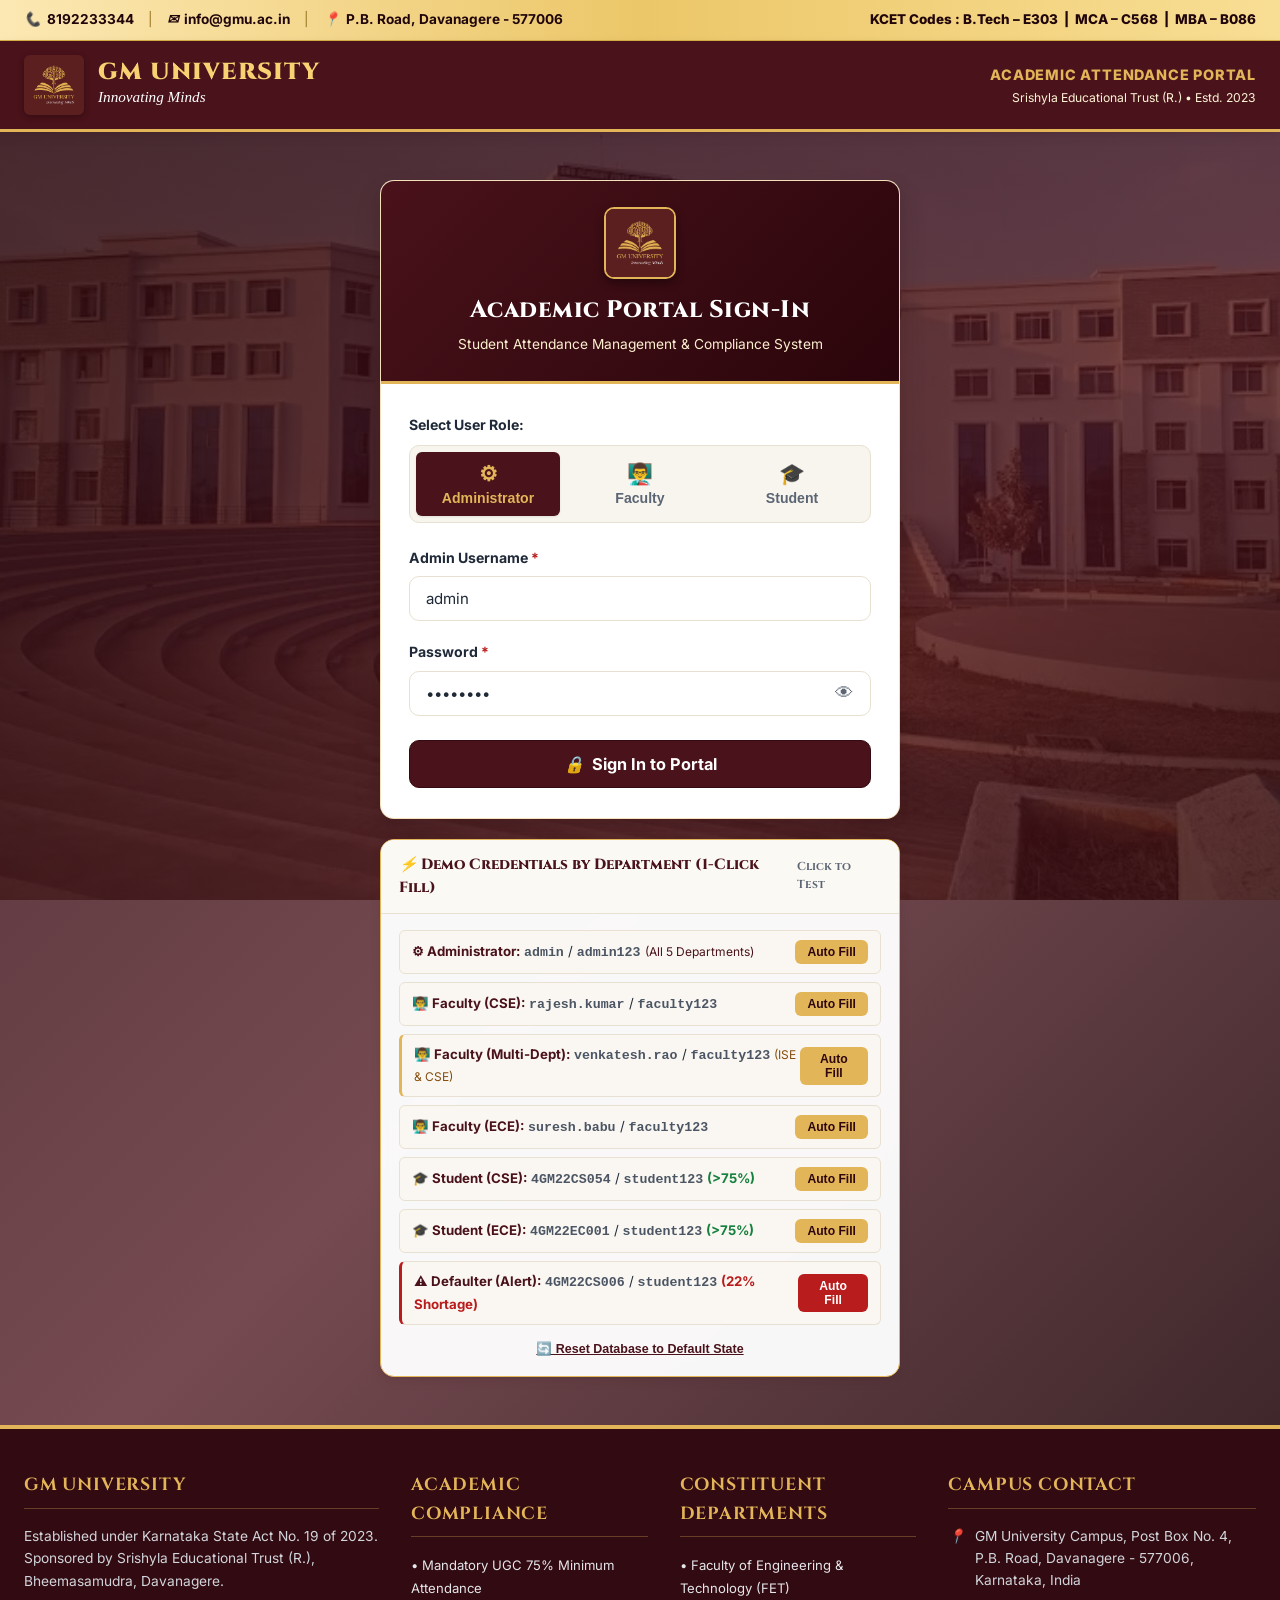
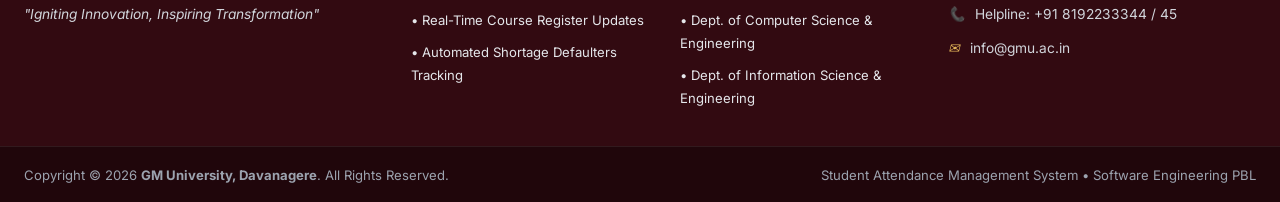
<file: PBL SE/index.html>
<!DOCTYPE html>
<html lang="en">
<head>
  <meta charset="UTF-8">
  <meta name="viewport" content="width=device-width, initial-scale=1.0">
  <title>Portal Login - GM University Attendance Management System</title>
  <link rel="stylesheet" href="css/style.css">
  <link rel="icon" type="image/png" href="assets/gmu-official-logo.png">
  <link rel="preconnect" href="https://fonts.googleapis.com">
  <link rel="preconnect" href="https://fonts.gstatic.com" crossorigin>
  <link href="https://fonts.googleapis.com/css2?family=Cinzel:wght@600;700;800;900&family=Inter:wght@400;500;600;700;800&display=swap" rel="stylesheet">
</head>
<body class="login-page">

  <!-- ===================================================================
       1. OFFICIAL GOLDEN TOP BAR (Matches gmu.ac.in)
       =================================================================== -->
  <aside class="top-bar-official" aria-label="Official University Contact & KCET Codes">
    <div class="container">
      <div class="top-contact-info">
        <span><i>📞</i> 8192233344</span>
        <span class="divider">|</span>
        <span><i>✉</i> info@gmu.ac.in</span>
        <span class="divider">|</span>
        <span><i>📍</i> P.B. Road, Davanagere - 577006</span>
      </div>

      <div class="top-right-bar">
        <div class="top-kcet-codes">
          KCET Codes : B.Tech – E303 &nbsp;|&nbsp; MCA – C568 &nbsp;|&nbsp; MBA – B086
        </div>
      </div>
    </div>
  </aside>

  <!-- ===================================================================
       2. OFFICIAL GM UNIVERSITY HEADER (No public links to inner pages)
       =================================================================== -->
  <header class="main-header-gmu">
    <div class="container header-flex-wrapper">
      <div class="brand-anchor" title="GM University - Innovating Minds">
        <img src="assets/gmu-official-logo.png" alt="GM University Logo" style="height: 60px; width: auto; border-radius: 6px; box-shadow: 0 2px 6px rgba(0,0,0,0.3);">
        <div>
          <div style="font-family: var(--font-serif); font-size: 1.45rem; font-weight: 900; color: #F8D272; letter-spacing: 1.2px; line-height: 1.1;">
            GM UNIVERSITY
          </div>
          <div style="font-family: 'Brush Script MT', cursive, Georgia, serif; font-size: 0.95rem; color: #FFFFFF; font-style: italic;">
            Innovating Minds
          </div>
        </div>
      </div>

      <div style="text-align: right;">
        <div class="header-badge-title">Academic Attendance Portal</div>
        <div class="header-badge-sub">Srishyla Educational Trust (R.) • Estd. 2023</div>
      </div>
    </div>
  </header>

  <!-- ===================================================================
       3. CLEAN CENTERED LOGIN SCREEN
       =================================================================== -->
  <main class="login-page-main">
    <div class="login-wrapper-centered">
      
      <!-- Centered University Login Card -->
      <div class="centered-login-card">
        <div class="login-card-head">
          <div style="display: flex; justify-content: center; margin-bottom: 12px;">
            <img src="assets/gmu-official-logo.png" alt="GM University Crest" style="width: 72px; height: 72px; border-radius: 10px; border: 2px solid var(--gmu-gold); box-shadow: 0 4px 10px rgba(0,0,0,0.4);">
          </div>
          <h2>Academic Portal Sign-In</h2>
          <p>Student Attendance Management & Compliance System</p>
        </div>

        <div class="login-card-content">
          <!-- Role Selector Tabs -->
          <label class="form-label" style="margin-bottom: 8px;">Select User Role:</label>
          <div class="role-tabs">
            <button type="button" class="role-tab-btn active" data-role="admin" id="tabAdmin" onclick="setRole('admin')">
              <span style="font-size: 1.3rem;">⚙</span>
              <span>Administrator</span>
            </button>
            <button type="button" class="role-tab-btn" data-role="faculty" id="tabFaculty" onclick="setRole('faculty')">
              <span style="font-size: 1.3rem;">👨‍🏫</span>
              <span>Faculty</span>
            </button>
            <button type="button" class="role-tab-btn" data-role="student" id="tabStudent" onclick="setRole('student')">
              <span style="font-size: 1.3rem;">🎓</span>
              <span>Student</span>
            </button>
          </div>

          <!-- Clear Error Alert Box -->
          <div id="loginError" class="error-alert-box"></div>

          <!-- Login Form -->
          <form id="loginForm" onsubmit="handleLoginSubmit(event)">
            <div class="form-group">
              <label for="usernameInput" class="form-label" id="usernameLabel">
                Admin Username <span class="req">*</span>
              </label>
              <input type="text" id="usernameInput" class="form-control" placeholder="Enter administrator username" required autocomplete="username">
            </div>

            <div class="form-group">
              <label for="passwordInput" class="form-label">
                Password <span class="req">*</span>
              </label>
              <div class="input-password-wrap">
                <input type="password" id="passwordInput" class="form-control" placeholder="Enter portal password" required autocomplete="current-password">
                <button type="button" class="btn-toggle-pwd" onclick="togglePasswordVisibility()" title="Show/Hide Password">👁</button>
              </div>
            </div>

            <button type="submit" class="btn btn-primary btn-block" style="padding: 13px; font-size: 1.02rem; margin-top: 4px;">
              <i>🔒</i> Sign In to Portal
            </button>
          </form>
        </div>
      </div>

      <!-- Small "Demo Credentials" Box under Login Card for Evaluators -->
      <div class="demo-credentials-box">
        <div class="demo-credentials-head">
          <span><i>⚡</i> Demo Credentials by Department (1-Click Fill)</span>
          <span style="font-size: 0.72rem; color: var(--gmu-text-muted); font-weight: 700;">Click to Test</span>
        </div>
        <div class="demo-credentials-body">
          <!-- Administrator -->
          <div class="demo-chip-row">
            <div class="demo-chip-info">
              <strong>⚙ Administrator:</strong> <code>admin</code> / <code>admin123</code> <span style="font-size:0.75rem; color:var(--gmu-primary);">(All 5 Departments)</span>
            </div>
            <button type="button" class="btn-demo-quick" onclick="fillCredentials('admin', 'admin', 'admin123')">
              Auto Fill
            </button>
          </div>

          <!-- Faculty CSE -->
          <div class="demo-chip-row">
            <div class="demo-chip-info">
              <strong>👨‍🏫 Faculty (CSE):</strong> <code>rajesh.kumar</code> / <code>faculty123</code>
            </div>
            <button type="button" class="btn-demo-quick" onclick="fillCredentials('faculty', 'rajesh.kumar', 'faculty123')">
              Auto Fill
            </button>
          </div>

          <!-- Faculty ISE & CSE Multi-Dept -->
          <div class="demo-chip-row" style="border-left: 3.5px solid var(--gmu-gold);">
            <div class="demo-chip-info">
              <strong>👨‍🏫 Faculty (Multi-Dept):</strong> <code>venkatesh.rao</code> / <code>faculty123</code> <span style="font-size:0.75rem; color:#854d0e;">(ISE & CSE)</span>
            </div>
            <button type="button" class="btn-demo-quick" onclick="fillCredentials('faculty', 'venkatesh.rao', 'faculty123')">
              Auto Fill
            </button>
          </div>

          <!-- Faculty ECE -->
          <div class="demo-chip-row">
            <div class="demo-chip-info">
              <strong>👨‍🏫 Faculty (ECE):</strong> <code>suresh.babu</code> / <code>faculty123</code>
            </div>
            <button type="button" class="btn-demo-quick" onclick="fillCredentials('faculty', 'suresh.babu', 'faculty123')">
              Auto Fill
            </button>
          </div>

          <!-- Student: CSE -->
          <div class="demo-chip-row">
            <div class="demo-chip-info">
              <strong>🎓 Student (CSE):</strong> <code>4GM22CS054</code> / <code>student123</code> <span style="color: var(--gmu-success); font-weight: 700;">(&gt;75%)</span>
            </div>
            <button type="button" class="btn-demo-quick" onclick="fillCredentials('student', '4GM22CS054', 'student123')">
              Auto Fill
            </button>
          </div>

          <!-- Student: ECE -->
          <div class="demo-chip-row">
            <div class="demo-chip-info">
              <strong>🎓 Student (ECE):</strong> <code>4GM22EC001</code> / <code>student123</code> <span style="color: var(--gmu-success); font-weight: 700;">(&gt;75%)</span>
            </div>
            <button type="button" class="btn-demo-quick" onclick="fillCredentials('student', '4GM22EC001', 'student123')">
              Auto Fill
            </button>
          </div>

          <!-- Student: Defaulter Demo -->
          <div class="demo-chip-row" style="border-left: 3.5px solid var(--gmu-danger);">
            <div class="demo-chip-info">
              <strong>⚠ Defaulter (Alert):</strong> <code>4GM22CS006</code> / <code>student123</code> <span style="color: var(--gmu-danger); font-weight: 700;">(22% Shortage)</span>
            </div>
            <button type="button" class="btn-demo-quick" style="background: var(--gmu-danger); color: #FFFFFF;" onclick="fillCredentials('student', '4GM22CS006', 'student123')">
              Auto Fill
            </button>
          </div>

          <div style="margin-top: 10px; text-align: center;">
            <button type="button" style="background: transparent; border: none; color: var(--gmu-primary); font-size: 0.78rem; font-weight: 700; cursor: pointer; text-decoration: underline;" onclick="resetDemoData()">
              🔄 Reset Database to Default State
            </button>
          </div>
        </div>
      </div>

    </div>
  </main>

  <!-- ===================================================================
       4. OFFICIAL GM UNIVERSITY FOOTER
       =================================================================== -->
  <footer class="main-footer">
    <div class="footer-top">
      <div class="container footer-grid">
        <div class="footer-col">
          <h4>GM UNIVERSITY</h4>
          <p>Established under Karnataka State Act No. 19 of 2023. Sponsored by Srishyla Educational Trust (R.), Bheemasamudra, Davanagere.</p>
          <p><em>"Igniting Innovation, Inspiring Transformation"</em></p>
        </div>

        <div class="footer-col">
          <h4>Academic Compliance</h4>
          <ul class="footer-links">
            <li><span style="font-size: 0.82rem; color: #E5E7EB;">• Mandatory UGC 75% Minimum Attendance</span></li>
            <li><span style="font-size: 0.82rem; color: #E5E7EB;">• Real-Time Course Register Updates</span></li>
            <li><span style="font-size: 0.82rem; color: #E5E7EB;">• Automated Shortage Defaulters Tracking</span></li>
          </ul>
        </div>

        <div class="footer-col">
          <h4>Constituent Departments</h4>
          <ul class="footer-links">
            <li><span style="font-size: 0.82rem; color: #E5E7EB;">• Faculty of Engineering & Technology (FET)</span></li>
            <li><span style="font-size: 0.82rem; color: #E5E7EB;">• Dept. of Computer Science & Engineering</span></li>
            <li><span style="font-size: 0.82rem; color: #E5E7EB;">• Dept. of Information Science & Engineering</span></li>
          </ul>
        </div>

        <div class="footer-col">
          <h4>Campus Contact</h4>
          <ul class="footer-contact-list">
            <li>
              <i>📍</i>
              <span>GM University Campus, Post Box No. 4, P.B. Road, Davanagere - 577006, Karnataka, India</span>
            </li>
            <li>
              <i>📞</i>
              <span>Helpline: +91 8192233344 / 45</span>
            </li>
            <li>
              <i>✉</i>
              <span>info@gmu.ac.in</span>
            </li>
          </ul>
        </div>
      </div>
    </div>

    <div class="footer-bottom">
      <div class="container">
        <div>
          Copyright &copy; 2026 <strong>GM University, Davanagere</strong>. All Rights Reserved.
        </div>
        <div>
          Student Attendance Management System • Software Engineering PBL
        </div>
      </div>
    </div>
  </footer>

  <!-- Scripts -->
  <script src="js/storage.js"></script>
  <script src="js/departments.js"></script>
  <script src="js/auth.js"></script>
  <script>
    let currentRole = 'admin';

    // Rule 4: If a user is already logged in, send them straight to their own dashboard
    window.addEventListener('DOMContentLoaded', () => {
      const activeUser = Auth.getCurrentUser();
      if (activeUser && activeUser.role) {
        Auth.redirectByRole(activeUser.role);
        return;
      }

      // Check if redirected due to unauthorized access attempt
      const urlParams = new URLSearchParams(window.location.search);
      if (urlParams.get('error') === 'unauthorized') {
        const errEl = document.getElementById('loginError');
        errEl.textContent = 'Access Restricted: Please sign in with your credentials to access the portal.';
        errEl.style.display = 'block';
      }

      setRole('admin');
    });

    function setRole(role) {
      currentRole = role;
      document.querySelectorAll('.role-tab-btn').forEach(btn => btn.classList.remove('active'));
      const activeBtn = document.getElementById(`tab${role.charAt(0).toUpperCase() + role.slice(1)}`);
      if (activeBtn) activeBtn.classList.add('active');

      const label = document.getElementById('usernameLabel');
      const input = document.getElementById('usernameInput');
      const errEl = document.getElementById('loginError');
      errEl.style.display = 'none';

      if (role === 'admin') {
        label.innerHTML = 'Admin Username <span class="req">*</span>';
        input.placeholder = 'e.g. admin';
        input.value = 'admin';
        document.getElementById('passwordInput').value = 'admin123';
      } else if (role === 'faculty') {
        label.innerHTML = 'Faculty Email Username / ID <span class="req">*</span>';
        input.placeholder = 'e.g. rajesh.kumar';
        input.value = 'rajesh.kumar';
        document.getElementById('passwordInput').value = 'faculty123';
      } else if (role === 'student') {
        label.innerHTML = 'Student Roll Number / USN <span class="req">*</span>';
        input.placeholder = 'e.g. 4GM22CS054';
        input.value = '4GM22CS054';
        document.getElementById('passwordInput').value = 'student123';
      }
    }

    function togglePasswordVisibility() {
      const pwd = document.getElementById('passwordInput');
      pwd.type = pwd.type === 'password' ? 'text' : 'password';
    }

    function fillCredentials(role, user, pass) {
      setRole(role);
      document.getElementById('usernameInput').value = user;
      document.getElementById('passwordInput').value = pass;
      showToast(`Filled ${role.toUpperCase()} demo credentials. Click "Sign In to Portal" or press Enter.`, 'info');
    }

    function handleLoginSubmit(e) {
      e.preventDefault();
      const username = document.getElementById('usernameInput').value.trim();
      const password = document.getElementById('passwordInput').value;
      const errEl = document.getElementById('loginError');
      errEl.style.display = 'none';

      if (!username || !password) {
        errEl.textContent = 'Please fill in both username and password fields.';
        errEl.style.display = 'block';
        return;
      }

      // Rule 3: Authenticate and redirect by role
      const res = Auth.login(username, password, currentRole);
      if (!res.success) {
        errEl.textContent = res.message;
        errEl.style.display = 'block';
        showToast(res.message, 'error');
        return;
      }

      showToast(`Login verified. Redirecting to ${currentRole.toUpperCase()} dashboard...`, 'success');
      setTimeout(() => {
        Auth.redirectByRole(res.user.role);
      }, 350);
    }

    function resetDemoData() {
      if (confirm('Reset system data to initial GM University demo state?')) {
        StorageManager.resetToDemoData(true);
        setRole('admin');
      }
    }
  </script>
</body>
</html>
</file>
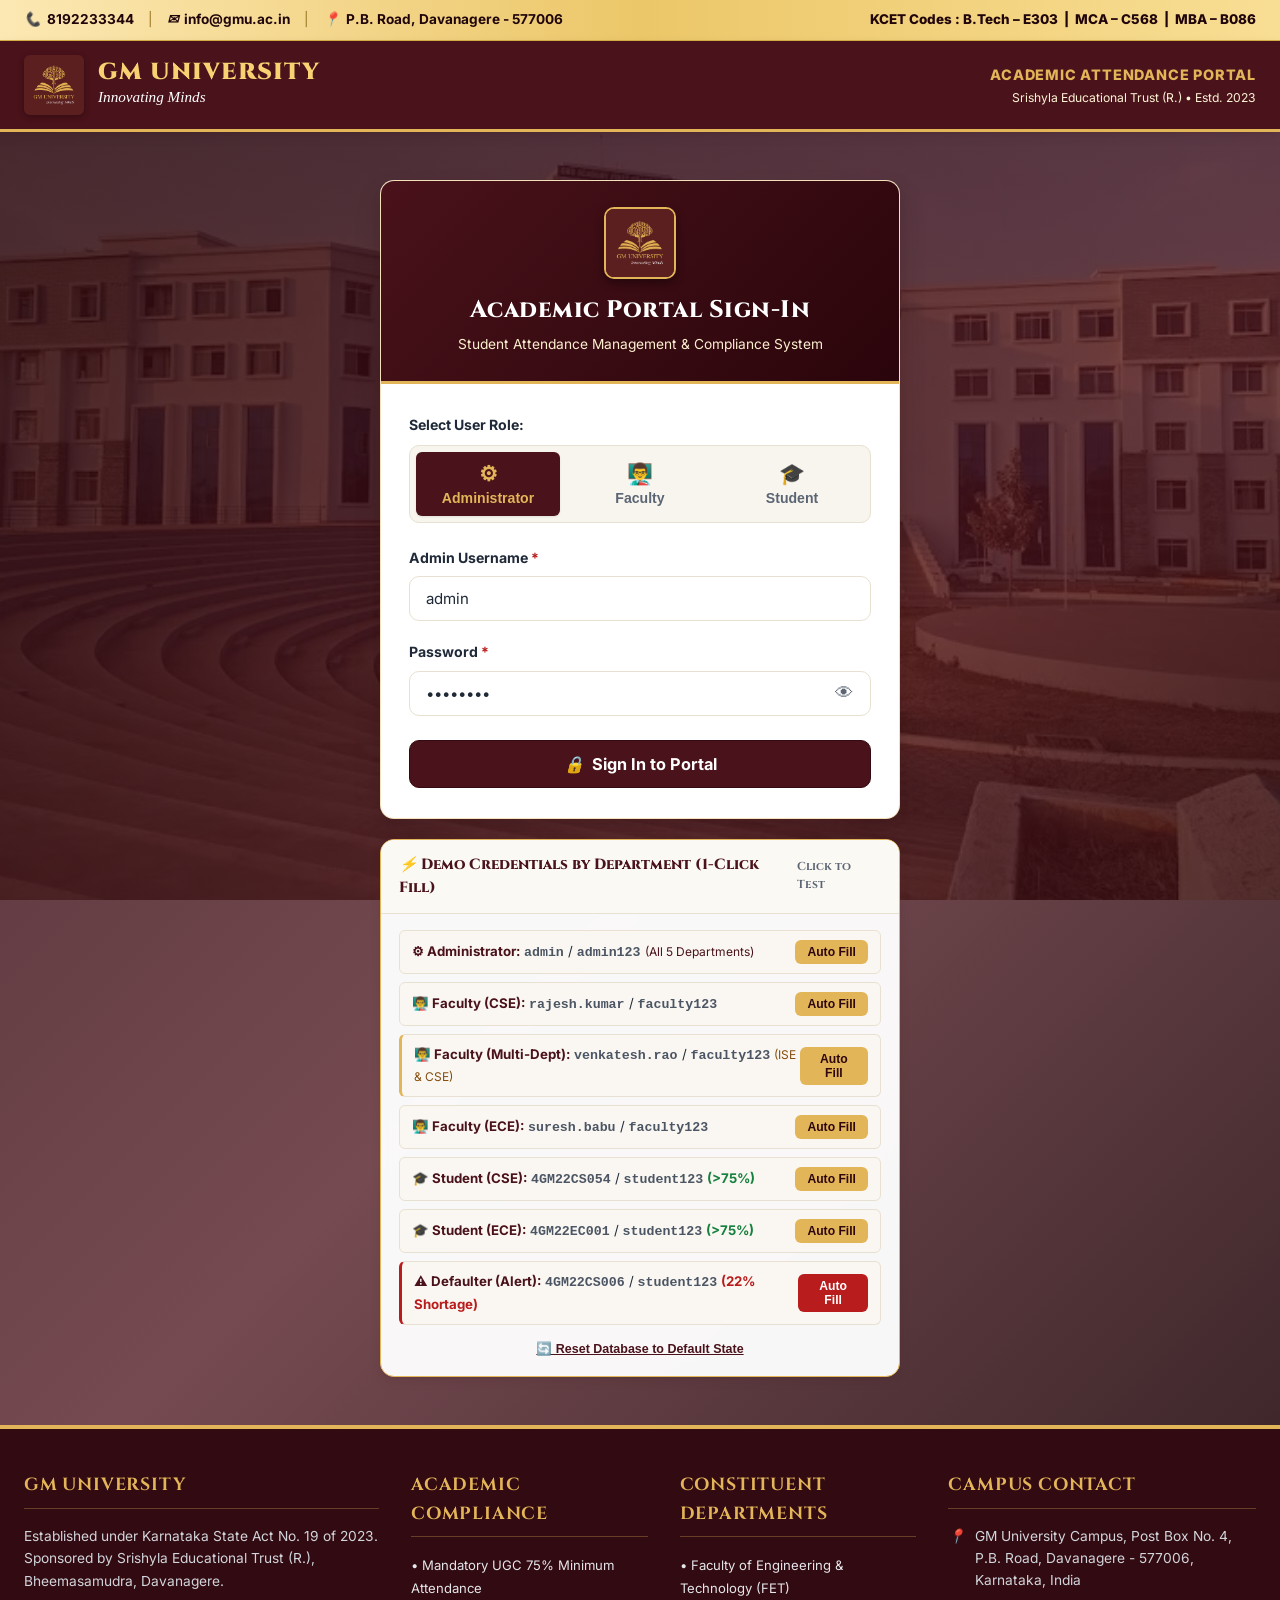
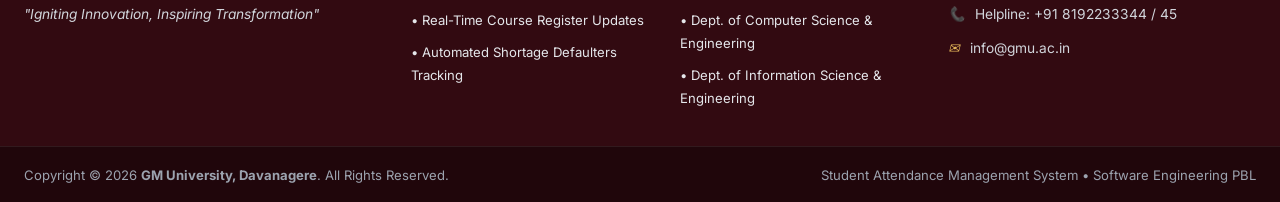
<file: PBL SE/admin-dashboard.html>
<!DOCTYPE html>
<html lang="en">
<head>
  <meta charset="UTF-8">
  <meta name="viewport" content="width=device-width, initial-scale=1.0">
  <title>Admin Dashboard - GM University Attendance System</title>
  <link rel="stylesheet" href="css/style.css">
  <link rel="icon" type="image/svg+xml" href="assets/gmu-crest.svg">
  <link rel="preconnect" href="https://fonts.googleapis.com">
  <link rel="preconnect" href="https://fonts.gstatic.com" crossorigin>
  <link href="https://fonts.googleapis.com/css2?family=Cinzel:wght@600;700;800;900&family=Inter:wght@400;500;600;700&display=swap" rel="stylesheet">
</head>
<body>

  <!-- Top Bar (Matching gmu.ac.in screenshot) -->
  <aside class="top-bar-official" aria-label="Official University Contact & KCET Codes">
    <div class="container">
      <div class="top-contact-info">
        <span><i>📞</i> 8192233344</span>
        <span class="divider">|</span>
        <span><i>✉</i> info@gmu.ac.in</span>
        <span class="divider">|</span>
        <span><i>📍</i> GMU Campus, Davanagere</span>
      </div>
      <div class="top-right-bar">
        <div class="top-kcet-codes">
          KCET Codes : B.Tech – E303 &nbsp;|&nbsp; MCA – C568 &nbsp;|&nbsp; MBA – B086
        </div>
        <span id="liveClock" style="font-family: monospace; font-weight: 700; color: #20060B;"></span>
      </div>
    </div>
  </aside>

  <!-- Header -->
  <header class="main-header-gmu">
    <div class="container header-flex-wrapper">
      <div class="brand-anchor" title="GM University - Innovating Minds">
        <img src="assets/gmu-official-logo.png" alt="GM University Logo" style="height: 58px; width: auto; border-radius: 6px; box-shadow: 0 2px 6px rgba(0,0,0,0.3);">
        <div>
          <div style="font-family: var(--font-serif); font-size: 1.35rem; font-weight: 900; color: #F8D272; letter-spacing: 1px; line-height: 1.1;">
            GM UNIVERSITY
          </div>
          <div style="font-family: 'Brush Script MT', cursive, Georgia, serif; font-size: 0.9rem; color: #FFFFFF; font-style: italic;">
            Innovating Minds
          </div>
        </div>
      </div>
      <div style="text-align: right;">
        <div style="color: var(--gmu-gold); font-size: 0.85rem; font-weight: 800; letter-spacing: 1px; text-transform: uppercase;">
          Administrator Console
        </div>
        <div style="font-size: 0.75rem; color: #FDF3D5;">
          Office of Academic Affairs & Dean of FET • Estd. 2023
        </div>
      </div>
    </div>
  </header>

  <!-- Navigation Bar with Tabs -->
  <nav class="portal-navbar">
    <div class="container">
      <button class="mobile-nav-toggle" onclick="toggleNav()">☰</button>
      <ul class="nav-links" id="adminNavLinks">
        <li><button type="button" class="nav-tab-btn active" data-tab="tab-overview" onclick="switchTab('tab-overview')"><i>📊</i> Overview & Stats</button></li>
        <li><button type="button" class="nav-tab-btn" data-tab="tab-departments" onclick="switchTab('tab-departments')"><i>🏢</i> Departments</button></li>
        <li><button type="button" class="nav-tab-btn" data-tab="tab-classes" onclick="switchTab('tab-classes')"><i>🏫</i> Classes</button></li>
        <li><button type="button" class="nav-tab-btn" data-tab="tab-subjects" onclick="switchTab('tab-subjects')"><i>📚</i> Courses</button></li>
        <li><button type="button" class="nav-tab-btn" data-tab="tab-students" onclick="switchTab('tab-students')"><i>🎓</i> Students</button></li>
        <li><button type="button" class="nav-tab-btn" data-tab="tab-faculty" onclick="switchTab('tab-faculty')"><i>👨‍🏫</i> Faculty</button></li>
        <li><button type="button" class="nav-tab-btn" data-tab="tab-master-att" onclick="switchTab('tab-master-att')"><i>📋</i> Attendance Master</button></li>
        <li><button type="button" class="nav-tab-btn" data-tab="tab-system" onclick="switchTab('tab-system')"><i>⚙</i> System Maintenance</button></li>
      </ul>
      <div class="user-session-widget" id="user-session-container">
        <!-- Rendered by auth.js -->
      </div>
    </div>
  </nav>

  <!-- Main Content Area -->
  <main class="main-content">
    <div class="container">

      <!-- Department Switcher Hub (Requirement: Switch university-wide or department-specific dashboard) -->
      <div class="content-card" style="margin-bottom: 20px; padding: 14px 20px; display: flex; align-items: center; justify-content: space-between; flex-wrap: wrap; gap: 14px; border-left: 5px solid var(--gmu-gold);">
        <div style="display: flex; align-items: center; gap: 12px; flex-wrap: wrap;">
          <label for="adminGlobalDeptFilter" style="font-weight: 800; color: var(--gmu-primary); display: flex; align-items: center; gap: 6px; font-size: 0.95rem; margin: 0;">
            <span>🏢</span> Select Department Dashboard:
          </label>
          <select id="adminGlobalDeptFilter" class="form-control" style="font-weight: 700; width: auto; min-width: 320px; border: 2px solid var(--gmu-gold);" onchange="onAdminDepartmentChanged(this.value)">
            <option value="ALL">🏛 All Departments (University-Wide Overview)</option>
            <!-- Populated dynamically -->
          </select>
        </div>
        <div style="display: flex; align-items: center; gap: 8px;">
          <span class="meta-pill" style="background: var(--gmu-primary); color: #fff; font-weight: 700;" id="deptScopeBadgeText">🏛 University-Wide Overview</span>
          <button type="button" class="btn btn-outline-primary btn-sm" onclick="switchTab('tab-departments')">Manage Depts</button>
        </div>
      </div>

      <!-- Welcome Banner -->
      <section class="dashboard-banner">
        <div>
          <h1 id="adminWelcomeTitle">Academic Control Center</h1>
          <p id="adminWelcomeSub">University-wide attendance compliance, faculty allocations, and student registers.</p>
        </div>
        <div class="dashboard-actions">
          <button class="btn btn-gold" onclick="openAddStudentModal()"><i>+</i> Add Student</button>
          <button class="btn btn-gold" onclick="openAddFacultyModal()"><i>+</i> Add Faculty</button>
          <button class="btn btn-secondary" onclick="exportCurrentView()"><i>📥</i> Export CSV</button>
        </div>
      </section>

      <!-- ===================================================================
           TAB 1: OVERVIEW & STATS
           =================================================================== -->
      <div id="tab-overview" class="tab-pane active">
        
        <!-- Stats Cards Grid -->
        <div class="stats-grid">
          <div class="stat-card maroon">
            <div class="stat-icon">🎓</div>
            <div class="stat-info">
              <div class="stat-value" id="statTotalStudents">0</div>
              <div class="stat-label">Total Enrolled Students</div>
            </div>
          </div>

          <div class="stat-card gold">
            <div class="stat-icon">👨‍🏫</div>
            <div class="stat-info">
              <div class="stat-value" id="statTotalFaculty">0</div>
              <div class="stat-label">Active Faculty Members</div>
            </div>
          </div>

          <div class="stat-card green">
            <div class="stat-icon">📈</div>
            <div class="stat-info">
              <div class="stat-value" id="statTodayPercentage">0%</div>
              <div class="stat-label">Today's Avg Attendance</div>
            </div>
          </div>

          <div class="stat-card red">
            <div class="stat-icon">⚠</div>
            <div class="stat-info">
              <div class="stat-value" id="statLowAttendanceCount">0</div>
              <div class="stat-label">Students Below 75%</div>
            </div>
          </div>
        </div>

        <!-- Low Attendance Critical Alert Box -->
        <div class="alert-low-attendance" id="overviewLowAttAlert" style="display: none;">
          <div class="alert-content">
            <div class="alert-icon">⚠</div>
            <div>
              <h4 id="lowAttAlertHeading">Low Attendance Alert (< 75% UGC Rule)</h4>
              <p id="lowAttAlertDesc">There are students failing the mandatory 75% semester eligibility criteria.</p>
            </div>
          </div>
          <div>
            <button class="btn btn-danger btn-sm" onclick="showOnlyLowAttendanceStudents()">
              Review Defaulters List
            </button>
          </div>
        </div>

        <!-- Defaulters / Low Attendance Quick Table -->
        <div class="content-card" id="cardLowAttendance" style="display: none;">
          <div class="content-card-header" style="background: #FFF1F2; border-bottom: 2px solid #F43F5E;">
            <h3 style="color: #9F1239;"><i>⚠</i> Critical Defaulters List (Attendance &lt; 75%)</h3>
            <div>
              <button class="btn btn-danger btn-sm" onclick="exportLowAttendanceCSV()">Export Defaulters CSV</button>
            </div>
          </div>
          <div class="content-card-body">
            <div class="table-responsive">
              <table class="gmu-table">
                <thead>
                  <tr>
                    <th>#</th>
                    <th>USN</th>
                    <th>Student Name</th>
                    <th>Class</th>
                    <th>Department</th>
                    <th>Overall %</th>
                    <th>Attended / Total</th>
                    <th>Action</th>
                  </tr>
                </thead>
                <tbody id="lowAttendanceTableBody"></tbody>
              </table>
            </div>
          </div>
        </div>

        <!-- Quick Summary Cards -->
        <div style="display: grid; grid-template-columns: 1fr 1fr; gap: 20px;">
          
          <!-- Classes & Section Health -->
          <div class="content-card">
            <div class="content-card-header">
              <h3><i>🏫</i> Department Batches & Class Registers</h3>
              <button type="button" class="btn btn-outline-primary btn-sm" onclick="switchTab('tab-classes')">Manage All</button>
            </div>
            <div class="content-card-body" style="padding: 16px;">
              <div id="overviewBatchesList" style="display: flex; flex-direction: column; gap: 12px;">
                <!-- Dynamically rendered -->
              </div>
            </div>
          </div>

          <!-- Quick Guidelines -->
          <div class="content-card">
            <div class="content-card-header">
              <h3><i>📜</i> Academic Compliance Guidelines</h3>
            </div>
            <div class="content-card-body" style="font-size: 0.85rem; line-height: 1.6; color: var(--gmu-text-muted);">
              <p>• <strong>Eligibility for University Exams:</strong> 75% attendance in theory and practicals is compulsory as per VTU/GMU regulations.</p>
              <p style="margin-top: 8px;">• <strong>Medical Certificates:</strong> Must be presented within 3 working days of absence to the Academic Dean.</p>
              <p style="margin-top: 8px;">• <strong>Faculty Account Auto-Sync:</strong> Adding a student or faculty automatically seeds their login account with default credentials.</p>
            </div>
          </div>

        </div>

      </div>

      <!-- ===================================================================
           TAB: MANAGE DEPARTMENTS (Requirement 1 & 2)
           =================================================================== -->
      <div id="tab-departments" class="tab-pane" style="display: none;">
        <div class="content-card">
          <div class="content-card-header">
            <div>
              <h3><i>🏢</i> University Departments Directory</h3>
              <p style="font-size: 0.8rem; color: var(--gmu-text-muted); margin: 0;">Manage academic engineering departments, HODs, and institutional hierarchy.</p>
            </div>
            <div>
              <button type="button" class="btn btn-primary btn-sm" onclick="openAddDepartmentModal()">+ Add New Department</button>
            </div>
          </div>
          <div class="content-card-body">
            <div class="table-responsive">
              <table class="gmu-table">
                <thead>
                  <tr>
                    <th>#</th>
                    <th>Code</th>
                    <th>Department Name</th>
                    <th>Head of Dept (HOD)</th>
                    <th>Classes</th>
                    <th>Courses</th>
                    <th>Students</th>
                    <th>Status</th>
                    <th>Actions</th>
                  </tr>
                </thead>
                <tbody id="adminDepartmentsTableBody"></tbody>
              </table>
            </div>
          </div>
        </div>
      </div>

      <!-- ===================================================================
           TAB: MANAGE CLASSES & SECTIONS (Requirement 1)
           =================================================================== -->
      <div id="tab-classes" class="tab-pane" style="display: none;">
        <div class="content-card">
          <div class="content-card-header">
            <div>
              <h3><i>🏫</i> Classes, Batches & Sections Management</h3>
              <p style="font-size: 0.8rem; color: var(--gmu-text-muted); margin: 0;">Maintain semester classes and sections organized by academic department.</p>
            </div>
            <div>
              <button type="button" class="btn btn-primary btn-sm" onclick="openAddClassModal()">+ Add Class / Section</button>
            </div>
          </div>
          <div class="content-card-body">
            <div class="filter-bar">
              <div class="filter-group">
                <label for="filterClassesDept">Filter by Department</label>
                <select id="filterClassesDept" class="form-control" onchange="renderClassesTable()">
                  <option value="ALL">All Departments</option>
                </select>
              </div>
            </div>
            <div class="table-responsive">
              <table class="gmu-table">
                <thead>
                  <tr>
                    <th>#</th>
                    <th>Class / Section</th>
                    <th>Department</th>
                    <th>Semester</th>
                    <th>Program</th>
                    <th>Enrolled Students</th>
                    <th>Actions</th>
                  </tr>
                </thead>
                <tbody id="adminClassesTableBody"></tbody>
              </table>
            </div>
          </div>
        </div>
      </div>

      <!-- ===================================================================
           TAB: MANAGE COURSES / SUBJECTS (Requirement 1)
           =================================================================== -->
      <div id="tab-subjects" class="tab-pane" style="display: none;">
        <div class="content-card">
          <div class="content-card-header">
            <div>
              <h3><i>📚</i> Course & Subject Curriculum Directory</h3>
              <p style="font-size: 0.8rem; color: var(--gmu-text-muted); margin: 0;">Allocate courses, subject codes, and faculty instructors per department.</p>
            </div>
            <div>
              <button type="button" class="btn btn-primary btn-sm" onclick="openAddSubjectModal()">+ Add Course / Subject</button>
            </div>
          </div>
          <div class="content-card-body">
            <div class="filter-bar">
              <div class="filter-group">
                <label for="filterSubjectsDept">Filter by Department</label>
                <select id="filterSubjectsDept" class="form-control" onchange="renderSubjectsTable()">
                  <option value="ALL">All Departments</option>
                </select>
              </div>
            </div>
            <div class="table-responsive">
              <table class="gmu-table">
                <thead>
                  <tr>
                    <th>#</th>
                    <th>Course Code</th>
                    <th>Course / Subject Name</th>
                    <th>Department</th>
                    <th>Semester</th>
                    <th>Allocated Faculty</th>
                    <th>Actions</th>
                  </tr>
                </thead>
                <tbody id="adminSubjectsTableBody"></tbody>
              </table>
            </div>
          </div>
        </div>
      </div>

      <!-- ===================================================================
           TAB 2: MANAGE STUDENTS
           =================================================================== -->
      <div id="tab-students" class="tab-pane" style="display: none;">
        <div class="content-card">
          <div class="content-card-header">
            <h3><i>🎓</i> Student Enrollment & Attendance Directory</h3>
            <div style="display: flex; gap: 8px;">
              <button class="btn btn-primary btn-sm" onclick="openAddStudentModal()">+ Add New Student</button>
            </div>
          </div>
          <div class="content-card-body">
            
            <!-- Filters -->
            <div class="filter-bar">
              <div class="filter-group">
                <label for="filterStudentSearch">Search Student</label>
                <input type="text" id="filterStudentSearch" class="form-control" placeholder="Search by name, USN, or class..." oninput="applyStudentFilters()">
              </div>
              <div class="filter-group">
                <label for="filterStudentClass">Class / Section</label>
                <select id="filterStudentClass" class="form-control" onchange="applyStudentFilters()">
                  <option value="ALL">All Classes</option>
                  <option value="CSE-A">CSE-A</option>
                  <option value="CSE-B">CSE-B</option>
                  <option value="ISE-A">ISE-A</option>
                </select>
              </div>
              <div class="filter-group">
                <label for="filterStudentDept">Department</label>
                <select id="filterStudentDept" class="form-control" onchange="applyStudentFilters()">
                  <option value="ALL">All Departments</option>
                  <option value="Computer Science & Engineering">Computer Science & Engineering</option>
                  <option value="Information Science & Engineering">Information Science & Engineering</option>
                </select>
              </div>
              <div class="filter-group" style="justify-content: center;">
                <label style="display: flex; align-items: center; gap: 6px; cursor: pointer; margin-bottom: 8px;">
                  <input type="checkbox" id="filterOnlyLowAtt" onchange="applyStudentFilters()">
                  <span style="color: var(--gmu-danger); font-weight: 700;">Show Only &lt; 75%</span>
                </label>
              </div>
            </div>

            <!-- Student Table -->
            <div class="table-responsive">
              <table class="gmu-table">
                <thead>
                  <tr>
                    <th>#</th>
                    <th>USN</th>
                    <th>Student Name & Email</th>
                    <th>Class</th>
                    <th>Semester</th>
                    <th>Overall Attendance</th>
                    <th>Action</th>
                  </tr>
                </thead>
                <tbody id="adminStudentsTableBody"></tbody>
              </table>
            </div>

          </div>
        </div>
      </div>

      <!-- ===================================================================
           TAB 3: MANAGE FACULTY
           =================================================================== -->
      <div id="tab-faculty" class="tab-pane" style="display: none;">
        <div class="content-card">
          <div class="content-card-header">
            <h3><i>👨‍🏫</i> Faculty Directory & Subject Allocations</h3>
            <button class="btn btn-primary btn-sm" onclick="openAddFacultyModal()">+ Add New Faculty</button>
          </div>
          <div class="content-card-body">
            
            <!-- Filters -->
            <div class="filter-bar">
              <div class="filter-group">
                <label for="filterFacultySearch">Search Faculty</label>
                <input type="text" id="filterFacultySearch" class="form-control" placeholder="Search by name, ID or subject..." oninput="applyFacultyFilters()">
              </div>
              <div class="filter-group">
                <label for="filterFacultyDept">Department</label>
                <select id="filterFacultyDept" class="form-control" onchange="applyFacultyFilters()">
                  <option value="ALL">All Departments</option>
                  <option value="Computer Science & Engineering">Computer Science & Engineering</option>
                  <option value="Information Science & Engineering">Information Science & Engineering</option>
                </select>
              </div>
            </div>

            <!-- Faculty Table -->
            <div class="table-responsive">
              <table class="gmu-table">
                <thead>
                  <tr>
                    <th>#</th>
                    <th>Faculty ID</th>
                    <th>Name & Email</th>
                    <th>Department</th>
                    <th>Allocated Subject</th>
                    <th>Phone</th>
                    <th>Actions</th>
                  </tr>
                </thead>
                <tbody id="adminFacultyTableBody"></tbody>
              </table>
            </div>

          </div>
        </div>
      </div>

      <!-- ===================================================================
           TAB 4: ATTENDANCE MASTER
           =================================================================== -->
      <div id="tab-master-att" class="tab-pane" style="display: none;">
        <div class="content-card">
          <div class="content-card-header">
            <h3><i>📋</i> Master Attendance Register</h3>
            <button class="btn btn-gold btn-sm" onclick="exportMasterCSV()"><i>📥</i> Export Filtered CSV</button>
          </div>
          <div class="content-card-body">
            
            <!-- Filters -->
            <div class="filter-bar">
              <div class="filter-group">
                <label for="filterAttClass">Class / Section</label>
                <select id="filterAttClass" class="form-control" onchange="applyAttendanceFilters()">
                  <option value="ALL">All Classes</option>
                  <option value="CSE-A">CSE-A</option>
                  <option value="CSE-B">CSE-B</option>
                  <option value="ISE-A">ISE-A</option>
                </select>
              </div>
              <div class="filter-group">
                <label for="filterAttSubject">Subject</label>
                <select id="filterAttSubject" class="form-control" onchange="applyAttendanceFilters()">
                  <option value="ALL">All Subjects</option>
                  <option value="Software Engineering">Software Engineering</option>
                  <option value="Database Management Systems">Database Management Systems</option>
                  <option value="Operating Systems">Operating Systems</option>
                  <option value="Design & Analysis of Algorithms">Design & Analysis of Algorithms</option>
                  <option value="Full Stack Development">Full Stack Development</option>
                </select>
              </div>
              <div class="filter-group">
                <label for="filterAttDateFrom">From Date</label>
                <input type="date" id="filterAttDateFrom" class="form-control" onchange="applyAttendanceFilters()">
              </div>
              <div class="filter-group">
                <label for="filterAttDateTo">To Date</label>
                <input type="date" id="filterAttDateTo" class="form-control" onchange="applyAttendanceFilters()">
              </div>
            </div>

            <!-- Attendance History Table -->
            <div class="table-responsive">
              <table class="gmu-table">
                <thead>
                  <tr>
                    <th>#</th>
                    <th>Session ID</th>
                    <th>Date</th>
                    <th>Class</th>
                    <th>Subject</th>
                    <th>Faculty Instructor</th>
                    <th>Attendance Ratio</th>
                    <th>Action</th>
                  </tr>
                </thead>
                <tbody id="adminAttendanceTableBody"></tbody>
              </table>
            </div>

          </div>
        </div>
      </div>

      <!-- ===================================================================
           TAB 5: SYSTEM MAINTENANCE
           =================================================================== -->
      <div id="tab-system" class="tab-pane" style="display: none;">
        <div class="content-card">
          <div class="content-card-header">
            <h3><i>⚙</i> System Storage & Demonstration Data Controls</h3>
          </div>
          <div class="content-card-body">
            <div style="background: #FDF4E0; border-left: 5px solid var(--gmu-gold); padding: 18px; border-radius: 6px; margin-bottom: 24px;">
              <h4 style="color: var(--gmu-primary); font-size: 1.05rem; margin-bottom: 6px;">
                Demonstration Reset & Backup
              </h4>
              <p style="font-size: 0.88rem; color: var(--gmu-text-muted); line-height: 1.5;">
                This web application stores student records, faculty records, and attendance histories in your browser's dedicated <code>localStorage</code> database under separate keys. If you want to reset everything back to the official GM University demo dataset (with 24+ students, 5 faculty, and seeded sessions), click the button below.
              </p>
              <div style="margin-top: 14px; display: flex; gap: 12px; flex-wrap: wrap;">
                <button class="btn btn-danger" onclick="confirmResetData()">
                  🔄 Reset Everything to Demo Data
                </button>
                <button class="btn btn-primary" onclick="exportFullJSONBackup()">
                  💾 Download Complete JSON Backup
                </button>
              </div>
            </div>

            <div style="display: grid; grid-template-columns: repeat(auto-fit, minmax(220px, 1fr)); gap: 16px;">
              <div class="stat-card">
                <div class="stat-info">
                  <div class="stat-value" id="storageKeyUsersCount">0</div>
                  <div class="stat-label">gmu_users Records</div>
                </div>
              </div>
              <div class="stat-card">
                <div class="stat-info">
                  <div class="stat-value" id="storageKeyStudentsCount">0</div>
                  <div class="stat-label">gmu_students Records</div>
                </div>
              </div>
              <div class="stat-card">
                <div class="stat-info">
                  <div class="stat-value" id="storageKeyFacultyCount">0</div>
                  <div class="stat-label">gmu_faculty Records</div>
                </div>
              </div>
              <div class="stat-card">
                <div class="stat-info">
                  <div class="stat-value" id="storageKeyAttCount">0</div>
                  <div class="stat-label">gmu_attendance Sessions</div>
                </div>
              </div>
            </div>

          </div>
        </div>
      </div>

    </div>
  </main>

  <!-- ===================================================================
       MODAL 1: ADD STUDENT
       =================================================================== -->
  <div class="modal-overlay" id="modalAddStudent">
    <div class="modal-box">
      <div class="modal-header">
        <h3>Enroll New Student</h3>
        <button class="btn-close-modal" onclick="closeModal('modalAddStudent')">✕</button>
      </div>
      <form id="formAddStudent" onsubmit="handleAddStudentSubmit(event)">
        <div class="modal-body">
          <div class="form-group">
            <label class="form-label">Full Name <span class="req">*</span></label>
            <input type="text" id="studName" class="form-control" placeholder="e.g. Ramesh Kumar Patel" required>
          </div>
          <div class="form-group">
            <label class="form-label">University Seat Number (USN) <span class="req">*</span></label>
            <input type="text" id="studUsn" class="form-control" placeholder="e.g. 4GM22CS025" required style="text-transform: uppercase;">
            <small style="color: var(--gmu-text-muted); font-size: 0.75rem;">Must be unique. Will serve as student's portal login username.</small>
          </div>
          <div class="form-group">
            <label class="form-label">Academic Department <span class="req">*</span></label>
            <select id="studDept" class="form-control" required onchange="onAddStudentDeptChanged(this.value)">
              <!-- Populated dynamically -->
            </select>
          </div>
          <div style="display: grid; grid-template-columns: 1fr 1fr; gap: 14px;">
            <div class="form-group">
              <label class="form-label">Class / Section <span class="req">*</span></label>
              <select id="studClass" class="form-control" required>
                <!-- Populated dynamically based on dept -->
              </select>
            </div>
            <div class="form-group">
              <label class="form-label">Semester <span class="req">*</span></label>
              <select id="studSem" class="form-control" required>
                <option value="4th Sem">4th Sem</option>
                <option value="6th Sem">6th Sem</option>
                <option value="8th Sem">8th Sem</option>
              </select>
            </div>
          </div>
          <div style="display: grid; grid-template-columns: 1fr 1fr; gap: 14px;">
            <div class="form-group">
              <label class="form-label">Email Address</label>
              <input type="email" id="studEmail" class="form-control" placeholder="e.g. student@gmu.ac.in">
            </div>
            <div class="form-group">
              <label class="form-label">Phone Number</label>
              <input type="tel" id="studPhone" class="form-control" placeholder="e.g. 9845012345">
            </div>
          </div>
        </div>
        <div class="modal-footer">
          <button type="button" class="btn btn-secondary" onclick="closeModal('modalAddStudent')">Cancel</button>
          <button type="submit" class="btn btn-primary">Save Student & Create Account</button>
        </div>
      </form>
    </div>
  </div>

  <!-- ===================================================================
       MODAL 2: ADD FACULTY
       =================================================================== -->
  <div class="modal-overlay" id="modalAddFaculty">
    <div class="modal-box">
      <div class="modal-header">
        <h3>Add Faculty Member</h3>
        <button class="btn-close-modal" onclick="closeModal('modalAddFaculty')">✕</button>
      </div>
      <form id="formAddFaculty" onsubmit="handleAddFacultySubmit(event)">
        <div class="modal-body">
          <div class="form-group">
            <label class="form-label">Faculty Full Name <span class="req">*</span></label>
            <input type="text" id="facName" class="form-control" placeholder="e.g. Dr. Raghavendra Rao" required>
          </div>
          <div class="form-group">
            <label class="form-label">Faculty ID <span class="req">*</span></label>
            <input type="text" id="facId" class="form-control" placeholder="e.g. GMU-FAC-08" required style="text-transform: uppercase;">
            <small style="color: var(--gmu-text-muted); font-size: 0.75rem;">Unique university employee code.</small>
          </div>
          <div class="form-group">
            <label class="form-label">Primary Department <span class="req">*</span></label>
            <select id="facDept" class="form-control" required onchange="onAddFacultyDeptChanged(this.value)">
              <!-- Populated dynamically -->
            </select>
          </div>
          <div class="form-group">
            <label class="form-label">Authorized Departments (Cross-Department Teaching)</label>
            <div id="facAuthorizedDeptsContainer" style="display: flex; flex-wrap: wrap; gap: 10px; padding: 8px 12px; background: var(--gmu-bg); border-radius: 6px; border: 1px solid var(--gmu-border);">
              <!-- Checkboxes populated dynamically -->
            </div>
            <small style="font-size: 0.72rem; color: var(--gmu-text-muted);">Faculty will be able to mark attendance and manage records for all checked departments.</small>
          </div>
          <div style="display: grid; grid-template-columns: 1fr 1fr; gap: 14px;">
            <div class="form-group">
              <label class="form-label">Allocated Subject <span class="req">*</span></label>
              <input type="text" id="facSubj" class="form-control" placeholder="e.g. Cloud Computing" required>
            </div>
            <div class="form-group">
              <label class="form-label">Subject Code</label>
              <input type="text" id="facSubjCode" class="form-control" placeholder="e.g. CS405" style="text-transform: uppercase;">
            </div>
          </div>
          <div style="display: grid; grid-template-columns: 1fr 1fr; gap: 14px;">
            <div class="form-group">
              <label class="form-label">Email Address <span class="req">*</span></label>
              <input type="email" id="facEmail" class="form-control" placeholder="e.g. raghavendra.rao@gmu.ac.in" required>
            </div>
            <div class="form-group">
              <label class="form-label">Contact Phone</label>
              <input type="tel" id="facPhone" class="form-control" placeholder="+91 9448000000">
            </div>
          </div>
          <div class="form-group">
            <label class="form-label">Assigned Batch</label>
            <select id="facClass" class="form-control">
              <!-- Populated dynamically -->
            </select>
          </div>
        </div>
        <div class="modal-footer">
          <button type="button" class="btn btn-secondary" onclick="closeModal('modalAddFaculty')">Cancel</button>
          <button type="submit" class="btn btn-primary">Save Faculty & Generate Account</button>
        </div>
      </form>
    </div>
  </div>

  <!-- ===================================================================
       MODAL 3: EDIT FACULTY
       =================================================================== -->
  <div class="modal-overlay" id="modalEditFaculty">
    <div class="modal-box">
      <div class="modal-header">
        <h3>Edit Faculty Profile</h3>
        <button class="btn-close-modal" onclick="closeModal('modalEditFaculty')">✕</button>
      </div>
      <form id="formEditFaculty" onsubmit="handleEditFacultySubmit(event)">
        <div class="modal-body">
          <input type="hidden" id="editFacOriginalId">
          <div class="form-group">
            <label class="form-label">Faculty ID (Read-only)</label>
            <input type="text" id="editFacId" class="form-control" disabled>
          </div>
          <div class="form-group">
            <label class="form-label">Faculty Full Name <span class="req">*</span></label>
            <input type="text" id="editFacName" class="form-control" required>
          </div>
          <div class="form-group">
            <label class="form-label">Primary Department <span class="req">*</span></label>
            <select id="editFacDept" class="form-control" required onchange="onEditFacultyDeptChanged(this.value)">
              <!-- Populated dynamically -->
            </select>
          </div>
          <div class="form-group">
            <label class="form-label">Authorized Departments (Cross-Department Teaching)</label>
            <div id="editFacAuthorizedDeptsContainer" style="display: flex; flex-wrap: wrap; gap: 10px; padding: 8px 12px; background: var(--gmu-bg); border-radius: 6px; border: 1px solid var(--gmu-border);">
              <!-- Checkboxes populated dynamically -->
            </div>
          </div>
          <div style="display: grid; grid-template-columns: 1fr 1fr; gap: 14px;">
            <div class="form-group">
              <label class="form-label">Allocated Subject <span class="req">*</span></label>
              <input type="text" id="editFacSubj" class="form-control" required>
            </div>
            <div class="form-group">
              <label class="form-label">Subject Code</label>
              <input type="text" id="editFacSubjCode" class="form-control" style="text-transform: uppercase;">
            </div>
          </div>
          <div style="display: grid; grid-template-columns: 1fr 1fr; gap: 14px;">
            <div class="form-group">
              <label class="form-label">Email Address <span class="req">*</span></label>
              <input type="email" id="editFacEmail" class="form-control" required>
            </div>
            <div class="form-group">
              <label class="form-label">Contact Phone</label>
              <input type="tel" id="editFacPhone" class="form-control">
            </div>
          </div>
          <div class="form-group">
            <label class="form-label">Assigned Batch</label>
            <select id="editFacClass" class="form-control">
              <!-- Populated dynamically -->
            </select>
          </div>
        </div>
        <div class="modal-footer">
          <button type="button" class="btn btn-secondary" onclick="closeModal('modalEditFaculty')">Cancel</button>
          <button type="submit" class="btn btn-primary">Save Changes</button>
        </div>
      </form>
    </div>
  </div>

  <!-- ===================================================================
       MODAL 4: ADD DEPARTMENT (Requirement 1 & 2)
       =================================================================== -->
  <div class="modal-overlay" id="modalAddDepartment">
    <div class="modal-box">
      <div class="modal-header">
        <h3>Create New Academic Department</h3>
        <button class="btn-close-modal" onclick="closeModal('modalAddDepartment')">✕</button>
      </div>
      <form id="formAddDepartment" onsubmit="handleAddDepartmentSubmit(event)">
        <div class="modal-body">
          <div class="form-group">
            <label class="form-label">Department Name <span class="req">*</span></label>
            <input type="text" id="deptNameInput" class="form-control" placeholder="e.g. Artificial Intelligence & Data Science" required>
          </div>
          <div style="display: grid; grid-template-columns: 1fr 1fr; gap: 14px;">
            <div class="form-group">
              <label class="form-label">Department Code <span class="req">*</span></label>
              <input type="text" id="deptCodeInput" class="form-control" placeholder="e.g. AIDS" required style="text-transform: uppercase;">
              <small style="color: var(--gmu-text-muted); font-size: 0.75rem;">Short 2-5 letter code.</small>
            </div>
            <div class="form-group">
              <label class="form-label">Operational Status</label>
              <select id="deptStatusInput" class="form-control">
                <option value="Active">Active</option>
                <option value="Inactive">Inactive</option>
              </select>
            </div>
          </div>
          <div class="form-group">
            <label class="form-label">Head of Department (HOD)</label>
            <input type="text" id="deptHodInput" class="form-control" placeholder="e.g. Dr. K. M. Chandrashekar">
          </div>
          <div class="form-group">
            <label class="form-label">Description / Scope</label>
            <textarea id="deptDescInput" class="form-control" rows="2" placeholder="Academic scope and faculty affiliation..."></textarea>
          </div>
        </div>
        <div class="modal-footer">
          <button type="button" class="btn btn-secondary" onclick="closeModal('modalAddDepartment')">Cancel</button>
          <button type="submit" class="btn btn-primary">Create Department</button>
        </div>
      </form>
    </div>
  </div>

  <!-- ===================================================================
       MODAL 5: EDIT DEPARTMENT
       =================================================================== -->
  <div class="modal-overlay" id="modalEditDepartment">
    <div class="modal-box">
      <div class="modal-header">
        <h3>Edit Department Details</h3>
        <button class="btn-close-modal" onclick="closeModal('modalEditDepartment')">✕</button>
      </div>
      <form id="formEditDepartment" onsubmit="handleEditDepartmentSubmit(event)">
        <div class="modal-body">
          <input type="hidden" id="editDeptId">
          <div class="form-group">
            <label class="form-label">Department Code (Read-Only)</label>
            <input type="text" id="editDeptCode" class="form-control" disabled>
          </div>
          <div class="form-group">
            <label class="form-label">Department Name <span class="req">*</span></label>
            <input type="text" id="editDeptName" class="form-control" required>
          </div>
          <div style="display: grid; grid-template-columns: 1fr 1fr; gap: 14px;">
            <div class="form-group">
              <label class="form-label">Head of Department (HOD)</label>
              <input type="text" id="editDeptHod" class="form-control">
            </div>
            <div class="form-group">
              <label class="form-label">Status</label>
              <select id="editDeptStatus" class="form-control">
                <option value="Active">Active</option>
                <option value="Inactive">Inactive</option>
              </select>
            </div>
          </div>
          <div class="form-group">
            <label class="form-label">Description</label>
            <textarea id="editDeptDesc" class="form-control" rows="2"></textarea>
          </div>
        </div>
        <div class="modal-footer">
          <button type="button" class="btn btn-secondary" onclick="closeModal('modalEditDepartment')">Cancel</button>
          <button type="submit" class="btn btn-primary">Update Department</button>
        </div>
      </form>
    </div>
  </div>

  <!-- ===================================================================
       MODAL 6: ADD CLASS / SECTION
       =================================================================== -->
  <div class="modal-overlay" id="modalAddClass">
    <div class="modal-box">
      <div class="modal-header">
        <h3>Add New Class / Section</h3>
        <button class="btn-close-modal" onclick="closeModal('modalAddClass')">✕</button>
      </div>
      <form id="formAddClass" onsubmit="handleAddClassSubmit(event)">
        <div class="modal-body">
          <div class="form-group">
            <label class="form-label">Department <span class="req">*</span></label>
            <select id="addClassDeptSelect" class="form-control" required>
              <!-- Populated dynamically -->
            </select>
          </div>
          <div style="display: grid; grid-template-columns: 1fr 1fr; gap: 14px;">
            <div class="form-group">
              <label class="form-label">Class / Section Name <span class="req">*</span></label>
              <input type="text" id="addClassNameInput" class="form-control" placeholder="e.g. ECE-B" required style="text-transform: uppercase;">
            </div>
            <div class="form-group">
              <label class="form-label">Semester</label>
              <select id="addClassSemSelect" class="form-control">
                <option value="4th Sem">4th Sem</option>
                <option value="6th Sem">6th Sem</option>
                <option value="8th Sem">8th Sem</option>
              </select>
            </div>
          </div>
          <div style="display: grid; grid-template-columns: 1fr 1fr; gap: 14px;">
            <div class="form-group">
              <label class="form-label">Program</label>
              <select id="addClassProgramSelect" class="form-control">
                <option value="B.Tech">B.Tech</option>
                <option value="M.Tech">M.Tech</option>
                <option value="MCA">MCA</option>
              </select>
            </div>
            <div class="form-group">
              <label class="form-label">Academic Year</label>
              <input type="text" id="addClassYearInput" class="form-control" value="2026-2027">
            </div>
          </div>
        </div>
        <div class="modal-footer">
          <button type="button" class="btn btn-secondary" onclick="closeModal('modalAddClass')">Cancel</button>
          <button type="submit" class="btn btn-primary">Create Class</button>
        </div>
      </form>
    </div>
  </div>

  <!-- ===================================================================
       MODAL 7: ADD COURSE / SUBJECT
       =================================================================== -->
  <div class="modal-overlay" id="modalAddSubject">
    <div class="modal-box">
      <div class="modal-header">
        <h3>Add Curriculum Course / Subject</h3>
        <button class="btn-close-modal" onclick="closeModal('modalAddSubject')">✕</button>
      </div>
      <form id="formAddSubject" onsubmit="handleAddSubjectSubmit(event)">
        <div class="modal-body">
          <div class="form-group">
            <label class="form-label">Department <span class="req">*</span></label>
            <select id="addSubjDeptSelect" class="form-control" required onchange="onAddSubjDeptChanged(this.value)">
              <!-- Populated dynamically -->
            </select>
          </div>
          <div style="display: grid; grid-template-columns: 1fr 1fr; gap: 14px;">
            <div class="form-group">
              <label class="form-label">Course Code <span class="req">*</span></label>
              <input type="text" id="addSubjCodeInput" class="form-control" placeholder="e.g. EC403" required style="text-transform: uppercase;">
            </div>
            <div class="form-group">
              <label class="form-label">Semester</label>
              <select id="addSubjSemSelect" class="form-control">
                <option value="4th Sem">4th Sem</option>
                <option value="6th Sem">6th Sem</option>
                <option value="8th Sem">8th Sem</option>
              </select>
            </div>
          </div>
          <div class="form-group">
            <label class="form-label">Course / Subject Name <span class="req">*</span></label>
            <input type="text" id="addSubjNameInput" class="form-control" placeholder="e.g. Microcontrollers & Embedded Systems" required>
          </div>
          <div class="form-group">
            <label class="form-label">Allocated Faculty Instructor</label>
            <select id="addSubjFacultySelect" class="form-control">
              <option value="">-- Unassigned --</option>
              <!-- Populated dynamically -->
            </select>
          </div>
        </div>
        <div class="modal-footer">
          <button type="button" class="btn btn-secondary" onclick="closeModal('modalAddSubject')">Cancel</button>
          <button type="submit" class="btn btn-primary">Register Course</button>
        </div>
      </form>
    </div>
  </div>
  <!-- Official University Footer -->
  <footer class="main-footer">
    <div class="footer-bottom">
      <div class="container">
        <div>Copyright &copy; 2026 <strong>GM University, Davanagere</strong>. All Rights Reserved.</div>
        <div>Administrator Portal • Student Attendance Management System</div>
      </div>
    </div>
  </footer>

  <!-- Scripts -->
  <script src="js/storage.js"></script>
  <script src="js/departments.js"></script>
  <script src="js/auth.js"></script>
  <script src="js/students.js"></script>
  <script src="js/faculty.js"></script>
  <script src="js/attendance.js"></script>

  <script>
    // Route guard
    let currentUser = null;
    let currentAdminDept = 'ALL';
    let cachedFilteredSessions = [];

    window.addEventListener('DOMContentLoaded', () => {
      currentUser = Auth.requireAuth(['admin']);
      if (!currentUser) return;

      populateAdminDeptDropdowns();
      refreshAllData();
      startLiveClock();
    });

    function startLiveClock() {
      const clock = document.getElementById('liveClock');
      function update() {
        if (clock) clock.textContent = new Date().toLocaleDateString('en-IN') + ' ' + new Date().toLocaleTimeString();
      }
      setInterval(update, 1000);
      update();
    }

    function toggleNav() {
      const links = document.getElementById('adminNavLinks');
      links.classList.toggle('open');
    }

    function switchTab(tabId) {
      document.querySelectorAll('.tab-pane').forEach(el => el.style.display = 'none');
      document.querySelectorAll('.nav-tab-btn').forEach(btn => btn.classList.remove('active'));

      const targetPane = document.getElementById(tabId);
      if (targetPane) targetPane.style.display = 'block';

      const activeBtn = document.querySelector(`[data-tab="${tabId}"]`);
      if (activeBtn) activeBtn.classList.add('active');

      const links = document.getElementById('adminNavLinks');
      if (links) links.classList.remove('open');

      if (tabId === 'tab-departments') renderDepartmentsTable();
      if (tabId === 'tab-classes') renderClassesTable();
      if (tabId === 'tab-subjects') renderSubjectsTable();
    }

    // Populate all department dropdowns throughout admin console
    function populateAdminDeptDropdowns() {
      const depts = DepartmentsManager.getDepartments();

      // 1. Global Department Switcher
      const globalSel = document.getElementById('adminGlobalDeptFilter');
      if (globalSel) {
        globalSel.innerHTML = `<option value="ALL">🏛 All Departments (University-Wide Aggregate)</option>` +
          depts.map(d => `<option value="${d.id}">${d.name} (${d.code})</option>`).join('');
      }

      // 2. Filter dropdowns in tabs
      const classDeptFilter = document.getElementById('filterClassesDept');
      if (classDeptFilter) {
        classDeptFilter.innerHTML = `<option value="ALL">All Departments</option>` +
          depts.map(d => `<option value="${d.id}">${d.name} (${d.code})</option>`).join('');
      }

      const subjDeptFilter = document.getElementById('filterSubjectsDept');
      if (subjDeptFilter) {
        subjDeptFilter.innerHTML = `<option value="ALL">All Departments</option>` +
          depts.map(d => `<option value="${d.id}">${d.name} (${d.code})</option>`).join('');
      }

      const studDeptFilter = document.getElementById('filterStudentDept');
      if (studDeptFilter) {
        studDeptFilter.innerHTML = `<option value="ALL">All Departments</option>` +
          depts.map(d => `<option value="${d.name}">${d.name}</option>`).join('');
      }

      const facDeptFilter = document.getElementById('filterFacultyDept');
      if (facDeptFilter) {
        facDeptFilter.innerHTML = `<option value="ALL">All Departments</option>` +
          depts.map(d => `<option value="${d.name}">${d.name}</option>`).join('');
      }

      // 3. Modals dropdowns
      const studModalDept = document.getElementById('studDept');
      if (studModalDept) {
        studModalDept.innerHTML = depts.map(d => `<option value="${d.id}">${d.name} (${d.code})</option>`).join('');
        if (depts.length > 0) onAddStudentDeptChanged(depts[0].id);
      }

      const facModalDept = document.getElementById('facDept');
      if (facModalDept) {
        facModalDept.innerHTML = depts.map(d => `<option value="${d.id}">${d.name} (${d.code})</option>`).join('');
        if (depts.length > 0) onAddFacultyDeptChanged(depts[0].id);
      }

      const editFacDept = document.getElementById('editFacDept');
      if (editFacDept) {
        editFacDept.innerHTML = depts.map(d => `<option value="${d.id}">${d.name} (${d.code})</option>`).join('');
      }

      const addClassDept = document.getElementById('addClassDeptSelect');
      if (addClassDept) {
        addClassDept.innerHTML = depts.map(d => `<option value="${d.id}">${d.name} (${d.code})</option>`).join('');
      }

      const addSubjDept = document.getElementById('addSubjDeptSelect');
      if (addSubjDept) {
        addSubjDept.innerHTML = depts.map(d => `<option value="${d.id}">${d.name} (${d.code})</option>`).join('');
        if (depts.length > 0) onAddSubjDeptChanged(depts[0].id);
      }

      // Populate Authorized Dept Checkboxes for Faculty Modals
      populateFacultyAuthCheckboxes('facAuthorizedDeptsContainer', 'authDeptAdd');
      populateFacultyAuthCheckboxes('editFacAuthorizedDeptsContainer', 'authDeptEdit');
    }

    function populateFacultyAuthCheckboxes(containerId, prefix) {
      const depts = DepartmentsManager.getDepartments();
      const cont = document.getElementById(containerId);
      if (!cont) return;

      cont.innerHTML = depts.map(d => `
        <label style="display: flex; align-items: center; gap: 5px; font-size: 0.82rem; cursor: pointer;">
          <input type="checkbox" id="${prefix}_${d.id}" value="${d.id}">
          <span>${d.code}</span>
        </label>
      `).join('');
    }

    // Global Department Change Handler
    function onAdminDepartmentChanged(deptId) {
      currentAdminDept = deptId;
      const titleEl = document.getElementById('adminWelcomeTitle');
      const subEl = document.getElementById('adminWelcomeSub');
      const badgeText = document.getElementById('deptScopeBadgeText');

      if (deptId === 'ALL') {
        titleEl.textContent = 'Academic Control Center';
        subEl.textContent = 'University-wide attendance compliance, faculty allocations, and student registers.';
        badgeText.textContent = '🏛 University-Wide Overview';

        // Reset tab filters
        const sc = document.getElementById('filterStudentDept');
        if (sc) sc.value = 'ALL';
        const fc = document.getElementById('filterFacultyDept');
        if (fc) fc.value = 'ALL';
        const cc = document.getElementById('filterClassesDept');
        if (cc) cc.value = 'ALL';
        const sb = document.getElementById('filterSubjectsDept');
        if (sb) sb.value = 'ALL';
      } else {
        const dept = DepartmentsManager.getDepartmentById(deptId);
        if (dept) {
          titleEl.textContent = `Department of ${dept.name} (${dept.code})`;
          subEl.textContent = `Head of Department: ${dept.headOfDept} • ${dept.description}`;
          badgeText.textContent = `🏢 ${dept.code} Scope`;

          const sc = document.getElementById('filterStudentDept');
          if (sc) sc.value = dept.name;
          const fc = document.getElementById('filterFacultyDept');
          if (fc) fc.value = dept.name;
          const cc = document.getElementById('filterClassesDept');
          if (cc) cc.value = dept.id;
          const sb = document.getElementById('filterSubjectsDept');
          if (sb) sb.value = dept.id;
        }
      }

      refreshAllData();
    }

    // Refresh dashboards and tabs
    function refreshAllData() {
      renderMetrics();
      renderRegisteredBatches();
      renderDepartmentsTable();
      renderClassesTable();
      renderSubjectsTable();
      applyStudentFilters();
      applyFacultyFilters();
      applyAttendanceFilters();
      renderStorageStats();
    }

    function renderMetrics() {
      let metrics;
      if (currentAdminDept === 'ALL') {
        metrics = AttendanceManager.getSystemMetrics();
      } else {
        metrics = DepartmentsManager.getDepartmentStats(currentAdminDept);
      }

      document.getElementById('statTotalStudents').textContent = metrics.totalStudents;
      document.getElementById('statTotalFaculty').textContent = metrics.totalFaculty;
      document.getElementById('statTodayPercentage').textContent = `${metrics.todayAttendancePercentage}%`;
      document.getElementById('statLowAttendanceCount').textContent = metrics.lowAttendanceCount;

      const alertEl = document.getElementById('overviewLowAttAlert');
      const cardLowAtt = document.getElementById('cardLowAttendance');
      const tbody = document.getElementById('lowAttendanceTableBody');

      if (metrics.lowAttendanceCount > 0) {
        alertEl.style.display = 'flex';
        cardLowAtt.style.display = 'block';
        document.getElementById('lowAttAlertHeading').textContent = `Action Required: ${metrics.lowAttendanceCount} Student(s) with Attendance Below 75%`;

        tbody.innerHTML = metrics.lowAttendanceList.map((item, idx) => `
          <tr>
            <td>${idx + 1}</td>
            <td>
              <a href="student-dashboard.html?usn=${item.student.usn}" style="color: var(--gmu-danger); font-family: monospace; font-weight: 800; text-decoration: underline;" title="View Student Dashboard">
                ${item.student.usn}
              </a>
            </td>
            <td><strong>${item.student.name}</strong><br><small style="color: var(--gmu-text-muted);">${item.student.email}</small></td>
            <td><span class="meta-pill">${item.student.classSection}</span></td>
            <td>${item.student.departmentCode || item.student.department}</td>
            <td><span class="badge badge-warning">${item.stats.percentage}%</span></td>
            <td>${item.stats.attended} / ${item.stats.totalClasses} classes</td>
            <td>
              <div style="display: flex; gap: 6px;">
                <a href="student-dashboard.html?usn=${item.student.usn}" class="btn btn-sm btn-outline-primary" title="Open Student Dashboard">👁 View</a>
              </div>
            </td>
          </tr>
        `).join('');
      } else {
        alertEl.style.display = 'none';
        cardLowAtt.style.display = 'none';
      }
    }

    function renderRegisteredBatches() {
      const classes = DepartmentsManager.getClasses(currentAdminDept);
      const students = StorageManager.getStudents();
      const listContainer = document.getElementById('overviewBatchesList');
      if (!listContainer) return;

      if (classes.length === 0) {
        listContainer.innerHTML = `<p style="color: var(--gmu-text-muted); font-size: 0.85rem;">No registered classes found for this department scope.</p>`;
        return;
      }

      listContainer.innerHTML = classes.map(c => {
        const count = students.filter(s => s.classSection === c.name).length;
        return `
          <div style="display: flex; justify-content: space-between; align-items: center; border-bottom: 1px solid var(--gmu-border); padding-bottom: 8px;">
            <div>
              <strong>${c.name} (${c.semester || '4th Sem'})</strong>
              <div style="font-size: 0.78rem; color: var(--gmu-text-muted);">${c.departmentCode} • ${c.courseProgram || 'B.Tech'}</div>
            </div>
            <span class="meta-pill" style="font-weight: 700;">${count} Students</span>
          </div>
        `;
      }).join('');
    }

    // Departments Management Tab
    function renderDepartmentsTable() {
      const depts = DepartmentsManager.getDepartments();
      const students = StorageManager.getStudents();
      const tbody = document.getElementById('adminDepartmentsTableBody');
      if (!tbody) return;

      tbody.innerHTML = depts.map((d, idx) => {
        const deptClasses = DepartmentsManager.getClasses(d.id);
        const deptSubjects = DepartmentsManager.getSubjects(d.id);
        const enrolledCount = students.filter(s => s.departmentId === d.id || s.departmentCode === d.code).length;

        return `
          <tr>
            <td>${idx + 1}</td>
            <td><strong style="color: var(--gmu-primary);">${d.code}</strong></td>
            <td>
              <strong>${d.name}</strong>
              <div style="font-size: 0.75rem; color: var(--gmu-text-muted);">${d.description || ''}</div>
            </td>
            <td>${d.headOfDept || 'TBA'}</td>
            <td><span class="meta-pill">${deptClasses.length} Classes</span></td>
            <td><span class="meta-pill">${deptSubjects.length} Courses</span></td>
            <td><strong>${enrolledCount}</strong></td>
            <td><span class="badge ${d.status === 'Active' ? 'badge-safe' : 'badge-warning'}">${d.status}</span></td>
            <td>
              <div style="display: flex; gap: 6px;">
                <button type="button" class="btn btn-outline-primary btn-sm" onclick="openEditDepartmentModal('${d.id}')">Edit</button>
                <button type="button" class="btn btn-danger btn-sm" onclick="handleDeleteDepartment('${d.id}')" title="Safe Delete">✕</button>
              </div>
            </td>
          </tr>
        `;
      }).join('');
    }

    function openAddDepartmentModal() {
      document.getElementById('formAddDepartment').reset();
      document.getElementById('modalAddDepartment').classList.add('active');
    }

    function handleAddDepartmentSubmit(e) {
      e.preventDefault();
      const payload = {
        name: document.getElementById('deptNameInput').value,
        code: document.getElementById('deptCodeInput').value,
        status: document.getElementById('deptStatusInput').value,
        headOfDept: document.getElementById('deptHodInput').value,
        description: document.getElementById('deptDescInput').value
      };

      const result = DepartmentsManager.addDepartment(payload);
      if (!result.success) {
        showToast(result.errors.join('<br>'), 'error');
        return;
      }

      closeModal('modalAddDepartment');
      showToast(`Department ${result.department.name} (${result.department.code}) created successfully!`, 'success');
      populateAdminDeptDropdowns();
      refreshAllData();
    }

    function openEditDepartmentModal(id) {
      const dept = DepartmentsManager.getDepartmentById(id);
      if (!dept) return;

      document.getElementById('editDeptId').value = dept.id;
      document.getElementById('editDeptCode').value = dept.code;
      document.getElementById('editDeptName').value = dept.name;
      document.getElementById('editDeptHod').value = dept.headOfDept || '';
      document.getElementById('editDeptStatus').value = dept.status || 'Active';
      document.getElementById('editDeptDesc').value = dept.description || '';

      document.getElementById('modalEditDepartment').classList.add('active');
    }

    function handleEditDepartmentSubmit(e) {
      e.preventDefault();
      const id = document.getElementById('editDeptId').value;
      const updated = {
        name: document.getElementById('editDeptName').value,
        headOfDept: document.getElementById('editDeptHod').value,
        status: document.getElementById('editDeptStatus').value,
        description: document.getElementById('editDeptDesc').value
      };

      const result = DepartmentsManager.updateDepartment(id, updated);
      if (!result.success) {
        showToast(result.errors.join('<br>'), 'error');
        return;
      }

      closeModal('modalEditDepartment');
      showToast('Department details updated.', 'success');
      populateAdminDeptDropdowns();
      refreshAllData();
    }

    function handleDeleteDepartment(id) {
      const res = DepartmentsManager.deleteDepartment(id);
      if (!res.success) {
        alert(res.message);
      } else {
        showToast(res.message, 'success');
        populateAdminDeptDropdowns();
        refreshAllData();
      }
    }

    // Classes Management Tab
    function renderClassesTable() {
      const selectedDept = document.getElementById('filterClassesDept')?.value || 'ALL';
      const classes = DepartmentsManager.getClasses(selectedDept);
      const students = StorageManager.getStudents();
      const tbody = document.getElementById('adminClassesTableBody');
      if (!tbody) return;

      if (classes.length === 0) {
        tbody.innerHTML = `<tr><td colspan="7" style="text-align: center; padding: 20px; color: var(--gmu-text-muted);">No classes found for the selected department.</td></tr>`;
        return;
      }

      tbody.innerHTML = classes.map((c, idx) => {
        const enrolled = students.filter(s => s.classSection === c.name).length;
        return `
          <tr>
            <td>${idx + 1}</td>
            <td><strong style="color: var(--gmu-primary);">${c.name}</strong></td>
            <td><span class="meta-pill">${c.departmentCode}</span></td>
            <td>${c.semester}</td>
            <td>${c.courseProgram}</td>
            <td><strong>${enrolled}</strong> Students</td>
            <td>
              <button type="button" class="btn btn-danger btn-sm" onclick="handleDeleteClass('${c.id}')">✕ Delete</button>
            </td>
          </tr>
        `;
      }).join('');
    }

    function openAddClassModal() {
      document.getElementById('formAddClass').reset();
      document.getElementById('modalAddClass').classList.add('active');
    }

    function handleAddClassSubmit(e) {
      e.preventDefault();
      const payload = {
        departmentId: document.getElementById('addClassDeptSelect').value,
        name: document.getElementById('addClassNameInput').value,
        semester: document.getElementById('addClassSemSelect').value,
        courseProgram: document.getElementById('addClassProgramSelect').value,
        academicYear: document.getElementById('addClassYearInput').value
      };

      const result = DepartmentsManager.addClass(payload);
      if (!result.success) {
        showToast(result.errors.join('<br>'), 'error');
        return;
      }

      closeModal('modalAddClass');
      showToast(`Class ${result.classItem.name} added successfully!`, 'success');
      refreshAllData();
    }

    function handleDeleteClass(id) {
      const res = DepartmentsManager.deleteClass(id);
      if (!res.success) {
        alert(res.message);
      } else {
        showToast(res.message, 'success');
        refreshAllData();
      }
    }

    // Subjects Management Tab
    function renderSubjectsTable() {
      const selectedDept = document.getElementById('filterSubjectsDept')?.value || 'ALL';
      const subjects = DepartmentsManager.getSubjects(selectedDept);
      const tbody = document.getElementById('adminSubjectsTableBody');
      if (!tbody) return;

      if (subjects.length === 0) {
        tbody.innerHTML = `<tr><td colspan="7" style="text-align: center; padding: 20px; color: var(--gmu-text-muted);">No courses found for the selected department.</td></tr>`;
        return;
      }

      tbody.innerHTML = subjects.map((s, idx) => `
        <tr>
          <td>${idx + 1}</td>
          <td><code style="color: var(--gmu-primary); font-weight: 800;">${s.code}</code></td>
          <td><strong>${s.name}</strong></td>
          <td><span class="meta-pill">${s.departmentCode}</span></td>
          <td>${s.semester}</td>
          <td>${s.facultyName || 'Unassigned'}</td>
          <td>
            <button type="button" class="btn btn-danger btn-sm" onclick="handleDeleteSubject('${s.id}')">✕ Remove</button>
          </td>
        </tr>
      `).join('');
    }

    function openAddSubjectModal() {
      document.getElementById('formAddSubject').reset();
      const depts = DepartmentsManager.getDepartments();
      if (depts.length > 0) onAddSubjDeptChanged(depts[0].id);
      document.getElementById('modalAddSubject').classList.add('active');
    }

    function onAddSubjDeptChanged(deptId) {
      const faculty = StorageManager.getFaculty();
      const deptFaculty = faculty.filter(f => f.departmentId === deptId || (f.authorizedDepartments && f.authorizedDepartments.includes(deptId)));
      const sel = document.getElementById('addSubjFacultySelect');
      sel.innerHTML = `<option value="">-- Unassigned --</option>` +
        deptFaculty.map(f => `<option value="${f.facultyId}">${f.name} (${f.facultyId})</option>`).join('');
    }

    function handleAddSubjectSubmit(e) {
      e.preventDefault();
      const payload = {
        departmentId: document.getElementById('addSubjDeptSelect').value,
        code: document.getElementById('addSubjCodeInput').value,
        name: document.getElementById('addSubjNameInput').value,
        semester: document.getElementById('addSubjSemSelect').value,
        facultyId: document.getElementById('addSubjFacultySelect').value
      };

      const result = DepartmentsManager.addSubject(payload);
      if (!result.success) {
        showToast(result.errors.join('<br>'), 'error');
        return;
      }

      closeModal('modalAddSubject');
      showToast(`Course ${result.subject.name} (${result.subject.code}) registered!`, 'success');
      refreshAllData();
    }

    function handleDeleteSubject(id) {
      const res = DepartmentsManager.deleteSubject(id);
      if (!res.success) {
        alert(res.message);
      } else {
        showToast(res.message, 'success');
        refreshAllData();
      }
    }

    function showOnlyLowAttendanceStudents() {
      switchTab('tab-students');
      document.getElementById('filterOnlyLowAtt').checked = true;
      applyStudentFilters();
    }

    // Modal Dynamic Selects
    function onAddStudentDeptChanged(deptId) {
      const classes = DepartmentsManager.getClasses(deptId);
      const sel = document.getElementById('studClass');
      const dept = DepartmentsManager.getDepartmentById(deptId);
      const deptCode = dept ? dept.code : 'CSE';

      if (classes.length === 0) {
        sel.innerHTML = `<option value="${deptCode}-A">${deptCode}-A</option>`;
      } else {
        sel.innerHTML = classes.map(c => `<option value="${c.name}">${c.name}</option>`).join('');
      }
    }

    function onAddFacultyDeptChanged(deptId) {
      const classes = DepartmentsManager.getClasses(deptId);
      const sel = document.getElementById('facClass');
      const dept = DepartmentsManager.getDepartmentById(deptId);
      const deptCode = dept ? dept.code : 'CSE';

      if (classes.length === 0) {
        sel.innerHTML = `<option value="${deptCode}-A">${deptCode}-A</option>`;
      } else {
        sel.innerHTML = classes.map(c => `<option value="${c.name}">${c.name}</option>`).join('');
      }

      // Check default authorized department checkbox
      const chk = document.getElementById(`authDeptAdd_${deptId}`);
      if (chk) chk.checked = true;
    }

    function onEditFacultyDeptChanged(deptId) {
      const classes = DepartmentsManager.getClasses(deptId);
      const sel = document.getElementById('editFacClass');
      const dept = DepartmentsManager.getDepartmentById(deptId);
      const deptCode = dept ? dept.code : 'CSE';

      if (classes.length === 0) {
        sel.innerHTML = `<option value="${deptCode}-A">${deptCode}-A</option>`;
      } else {
        sel.innerHTML = classes.map(c => `<option value="${c.name}">${c.name}</option>`).join('');
      }
    }

    // Filter Students
    function applyStudentFilters() {
      const allStudents = StorageManager.getStudents();
      const search = document.getElementById('filterStudentSearch').value;
      const classSection = document.getElementById('filterStudentClass').value;
      const department = document.getElementById('filterStudentDept').value;
      const onlyLowAttendance = document.getElementById('filterOnlyLowAtt').checked;

      // Filter by global department if active
      let dataset = allStudents;
      if (currentAdminDept !== 'ALL') {
        const d = DepartmentsManager.getDepartmentById(currentAdminDept);
        if (d) {
          dataset = dataset.filter(s => s.departmentId === d.id || s.departmentCode === d.code || s.department === d.name);
        }
      }

      const filtered = StudentsManager.filterStudents(dataset, {
        search,
        classSection,
        department,
        onlyLowAttendance
      });

      const tbody = document.getElementById('adminStudentsTableBody');
      StudentsManager.renderStudentsTable(tbody, filtered, true);
    }

    // Filter Faculty
    function applyFacultyFilters() {
      const allFaculty = StorageManager.getFaculty();
      const search = document.getElementById('filterFacultySearch').value;
      const department = document.getElementById('filterFacultyDept').value;

      let dataset = allFaculty;
      if (currentAdminDept !== 'ALL') {
        const d = DepartmentsManager.getDepartmentById(currentAdminDept);
        if (d) {
          dataset = dataset.filter(f => f.departmentId === d.id || f.departmentCode === d.code || (f.authorizedDepartments && f.authorizedDepartments.includes(d.id)));
        }
      }

      const filtered = FacultyManager.filterFaculty(dataset, { search, department });
      const tbody = document.getElementById('adminFacultyTableBody');
      FacultyManager.renderFacultyTable(tbody, filtered);
    }

    // Filter Attendance Master
    function applyAttendanceFilters() {
      const classSection = document.getElementById('filterAttClass').value;
      const subject = document.getElementById('filterAttSubject').value;
      const dateFrom = document.getElementById('filterAttDateFrom').value;
      const dateTo = document.getElementById('filterAttDateTo').value;

      const sessions = AttendanceManager.filterHistory({
        departmentId: currentAdminDept !== 'ALL' ? currentAdminDept : null,
        classSection,
        subject,
        dateFrom,
        dateTo
      });

      cachedFilteredSessions = sessions;
      const tbody = document.getElementById('adminAttendanceTableBody');

      if (sessions.length === 0) {
        tbody.innerHTML = `<tr><td colspan="8" style="text-align: center; padding: 20px; color: var(--gmu-text-muted);">No attendance records found for these filters.</td></tr>`;
        return;
      }

      tbody.innerHTML = sessions.map((sess, idx) => {
        const records = sess.records || {};
        const total = Object.keys(records).length;
        const present = Object.values(records).filter(v => v === 'Present').length;
        const ratioPct = total > 0 ? Math.round((present / total) * 100) : 0;

        return `
          <tr>
            <td>${idx + 1}</td>
            <td><code style="color: var(--gmu-primary);">${sess.id}</code></td>
            <td>${sess.date}</td>
            <td><span class="meta-pill" style="color: var(--gmu-primary);">${sess.classSection}</span></td>
            <td><strong>${sess.subject}</strong> <small style="color: var(--gmu-text-muted);">(${sess.subjectCode})</small></td>
            <td>${sess.facultyName}</td>
            <td>
              <strong>${present} / ${total}</strong> (${ratioPct}%)
            </td>
            <td>
              <button class="btn btn-danger btn-sm" onclick="handleDeleteAttendanceSession('${sess.id}')" title="Delete Session">✕</button>
            </td>
          </tr>
        `;
      }).join('');
    }

    // Modal Helpers
    function openAddStudentModal() {
      document.getElementById('formAddStudent').reset();
      const depts = DepartmentsManager.getDepartments();
      if (depts.length > 0) onAddStudentDeptChanged(depts[0].id);
      document.getElementById('modalAddStudent').classList.add('active');
    }

    function openAddFacultyModal() {
      document.getElementById('formAddFaculty').reset();
      const depts = DepartmentsManager.getDepartments();
      if (depts.length > 0) onAddFacultyDeptChanged(depts[0].id);
      document.getElementById('modalAddFaculty').classList.add('active');
    }

    function closeModal(modalId) {
      document.getElementById(modalId).classList.remove('active');
    }

    // Handlers
    function handleAddStudentSubmit(e) {
      e.preventDefault();
      const deptId = document.getElementById('studDept').value;
      const dept = DepartmentsManager.getDepartmentById(deptId) || { id: deptId, code: 'CSE', name: 'Computer Science' };

      const payload = {
        name: document.getElementById('studName').value,
        usn: document.getElementById('studUsn').value,
        departmentId: dept.id,
        departmentCode: dept.code,
        department: dept.name,
        classSection: document.getElementById('studClass').value,
        semester: document.getElementById('studSem').value,
        email: document.getElementById('studEmail').value,
        phone: document.getElementById('studPhone').value
      };

      const result = StudentsManager.addStudent(payload);
      if (!result.success) {
        showToast(result.errors.join('<br>'), 'error');
        return;
      }

      closeModal('modalAddStudent');
      showToast(`Student ${payload.name} (${payload.usn.toUpperCase()}) enrolled! Account created.`, 'success');
      refreshAllData();
    }

    function handleDeleteStudent(usn) {
      if (StudentsManager.deleteStudent(usn)) {
        refreshAllData();
      }
    }

    function handleAddFacultySubmit(e) {
      e.preventDefault();
      const deptId = document.getElementById('facDept').value;
      const dept = DepartmentsManager.getDepartmentById(deptId) || { id: deptId, code: 'CSE', name: 'Computer Science' };

      // Collect checked authorized departments
      const depts = DepartmentsManager.getDepartments();
      const authDepts = [];
      depts.forEach(d => {
        const chk = document.getElementById(`authDeptAdd_${d.id}`);
        if (chk && chk.checked) authDepts.push(d.id);
      });
      if (!authDepts.includes(dept.id)) authDepts.push(dept.id);

      const payload = {
        name: document.getElementById('facName').value,
        facultyId: document.getElementById('facId').value,
        departmentId: dept.id,
        departmentCode: dept.code,
        department: dept.name,
        authorizedDepartments: authDepts,
        subject: document.getElementById('facSubj').value,
        subjectCode: document.getElementById('facSubjCode').value,
        email: document.getElementById('facEmail').value,
        phone: document.getElementById('facPhone').value,
        assignedClass: document.getElementById('facClass').value
      };

      const result = FacultyManager.addFaculty(payload);
      if (!result.success) {
        showToast(result.errors.join('<br>'), 'error');
        return;
      }

      closeModal('modalAddFaculty');
      showToast(`Faculty ${payload.name} added! Login created: ${result.username}`, 'success');
      refreshAllData();
    }

    function handleEditFaculty(facultyId) {
      const facultyList = StorageManager.getFaculty();
      const fac = facultyList.find(f => f.facultyId.toUpperCase() === facultyId.toUpperCase());
      if (!fac) return;

      document.getElementById('editFacOriginalId').value = fac.facultyId;
      document.getElementById('editFacId').value = fac.facultyId;
      document.getElementById('editFacName').value = fac.name;
      document.getElementById('editFacDept').value = fac.departmentId || fac.department;
      document.getElementById('editFacSubj').value = fac.subject;
      document.getElementById('editFacSubjCode').value = fac.subjectCode || '';
      document.getElementById('editFacEmail').value = fac.email;
      document.getElementById('editFacPhone').value = fac.phone || '';
      document.getElementById('editFacClass').value = fac.assignedClass || 'CSE-A';

      // Check authorized departments
      const authList = fac.authorizedDepartments || [fac.departmentId];
      const depts = DepartmentsManager.getDepartments();
      depts.forEach(d => {
        const chk = document.getElementById(`authDeptEdit_${d.id}`);
        if (chk) chk.checked = authList.includes(d.id);
      });

      document.getElementById('modalEditFaculty').classList.add('active');
    }

    function handleEditFacultySubmit(e) {
      e.preventDefault();
      const origId = document.getElementById('editFacOriginalId').value;
      const deptId = document.getElementById('editFacDept').value;
      const dept = DepartmentsManager.getDepartmentById(deptId) || { id: deptId, code: 'CSE', name: 'Computer Science' };

      const depts = DepartmentsManager.getDepartments();
      const authDepts = [];
      depts.forEach(d => {
        const chk = document.getElementById(`authDeptEdit_${d.id}`);
        if (chk && chk.checked) authDepts.push(d.id);
      });
      if (!authDepts.includes(dept.id)) authDepts.push(dept.id);

      const updatedData = {
        facultyId: origId,
        name: document.getElementById('editFacName').value,
        departmentId: dept.id,
        departmentCode: dept.code,
        department: dept.name,
        authorizedDepartments: authDepts,
        subject: document.getElementById('editFacSubj').value,
        subjectCode: document.getElementById('editFacSubjCode').value,
        email: document.getElementById('editFacEmail').value,
        phone: document.getElementById('editFacPhone').value,
        assignedClass: document.getElementById('editFacClass').value
      };

      const result = FacultyManager.updateFaculty(origId, updatedData);
      if (!result.success) {
        showToast(result.errors.join('<br>'), 'error');
        return;
      }

      closeModal('modalEditFaculty');
      showToast('Faculty profile updated successfully.', 'success');
      refreshAllData();
    }

    function handleDeleteFaculty(facultyId) {
      if (FacultyManager.deleteFaculty(facultyId)) {
        refreshAllData();
      }
    }

    function handleDeleteAttendanceSession(id) {
      if (AttendanceManager.deleteSession(id)) {
        refreshAllData();
      }
    }

    function exportCurrentView() {
      const scopeLabel = currentAdminDept === 'ALL' ? 'University' : currentAdminDept;
      AttendanceManager.exportToCSV(cachedFilteredSessions, `GMU_${scopeLabel}_Master_Attendance.csv`);
    }

    function exportMasterCSV() {
      exportCurrentView();
    }

    function exportLowAttendanceCSV() {
      let metrics;
      if (currentAdminDept === 'ALL') {
        metrics = AttendanceManager.getSystemMetrics();
      } else {
        metrics = DepartmentsManager.getDepartmentStats(currentAdminDept);
      }

      const rows = [
        ['GM UNIVERSITY (GMU), DAVANAGERE - LOW ATTENDANCE CRITICAL REPORT (<75%)'],
        ['Department Scope', currentAdminDept === 'ALL' ? 'University-Wide' : currentAdminDept],
        ['Date Generated', new Date().toLocaleString()],
        [],
        ['USN', 'Student Name', 'Class/Section', 'Department', 'Email', 'Phone', 'Attendance %', 'Attended', 'Total Classes', 'Status']
      ];

      metrics.lowAttendanceList.forEach(item => {
        rows.push([
          item.student.usn,
          `"${item.student.name}"`,
          item.student.classSection,
          `"${item.student.departmentCode || item.student.department}"`,
          item.student.email,
          item.student.phone,
          `${item.stats.percentage}%`,
          item.stats.attended,
          item.stats.totalClasses,
          'AT RISK / NOT ELIGIBLE (<75%)'
        ]);
      });

      const csvContent = 'data:text/csv;charset=utf-8,' + rows.map(e => e.join(',')).join('\n');
      const encodedUri = encodeURI(csvContent);
      const link = document.createElement('a');
      link.setAttribute('href', encodedUri);
      link.setAttribute('download', `GMU_${currentAdminDept}_Low_Attendance_Defaulters.csv`);
      document.body.appendChild(link);
      link.click();
      document.body.removeChild(link);
      showToast('Defaulters list exported to CSV.', 'success');
    }

    function confirmResetData() {
      if (confirm('Warning: This will reset all students, faculty, departments, classes, and attendance records back to default demo state. Continue?')) {
        StorageManager.resetToDemoData(true);
        populateAdminDeptDropdowns();
        refreshAllData();
        showToast('System reset to default 5-department demo state.', 'success');
      }
    }

    function renderStorageStats() {
      document.getElementById('storageKeyUsersCount').textContent = StorageManager.getUsers().length;
      document.getElementById('storageKeyStudentsCount').textContent = StorageManager.getStudents().length;
      document.getElementById('storageKeyFacultyCount').textContent = StorageManager.getFaculty().length;
      document.getElementById('storageKeyAttCount').textContent = StorageManager.getAttendance().length;
    }

    function exportFullJSONBackup() {
      const backup = {
        users: StorageManager.getUsers(),
        departments: StorageManager.getDepartments(),
        classes: StorageManager.getClasses(),
        subjects: StorageManager.getSubjects(),
        students: StorageManager.getStudents(),
        faculty: StorageManager.getFaculty(),
        attendance: StorageManager.getAttendance(),
        exportedAt: new Date().toISOString()
      };
      const dataStr = 'data:text/json;charset=utf-8,' + encodeURIComponent(JSON.stringify(backup, null, 2));
      const dlAnchor = document.createElement('a');
      dlAnchor.setAttribute('href', dataStr);
      dlAnchor.setAttribute('download', 'gmu_department_attendance_backup.json');
      dlAnchor.click();
      showToast('System JSON backup downloaded.', 'info');
    }
  </script>
</body>
</html>
</file>
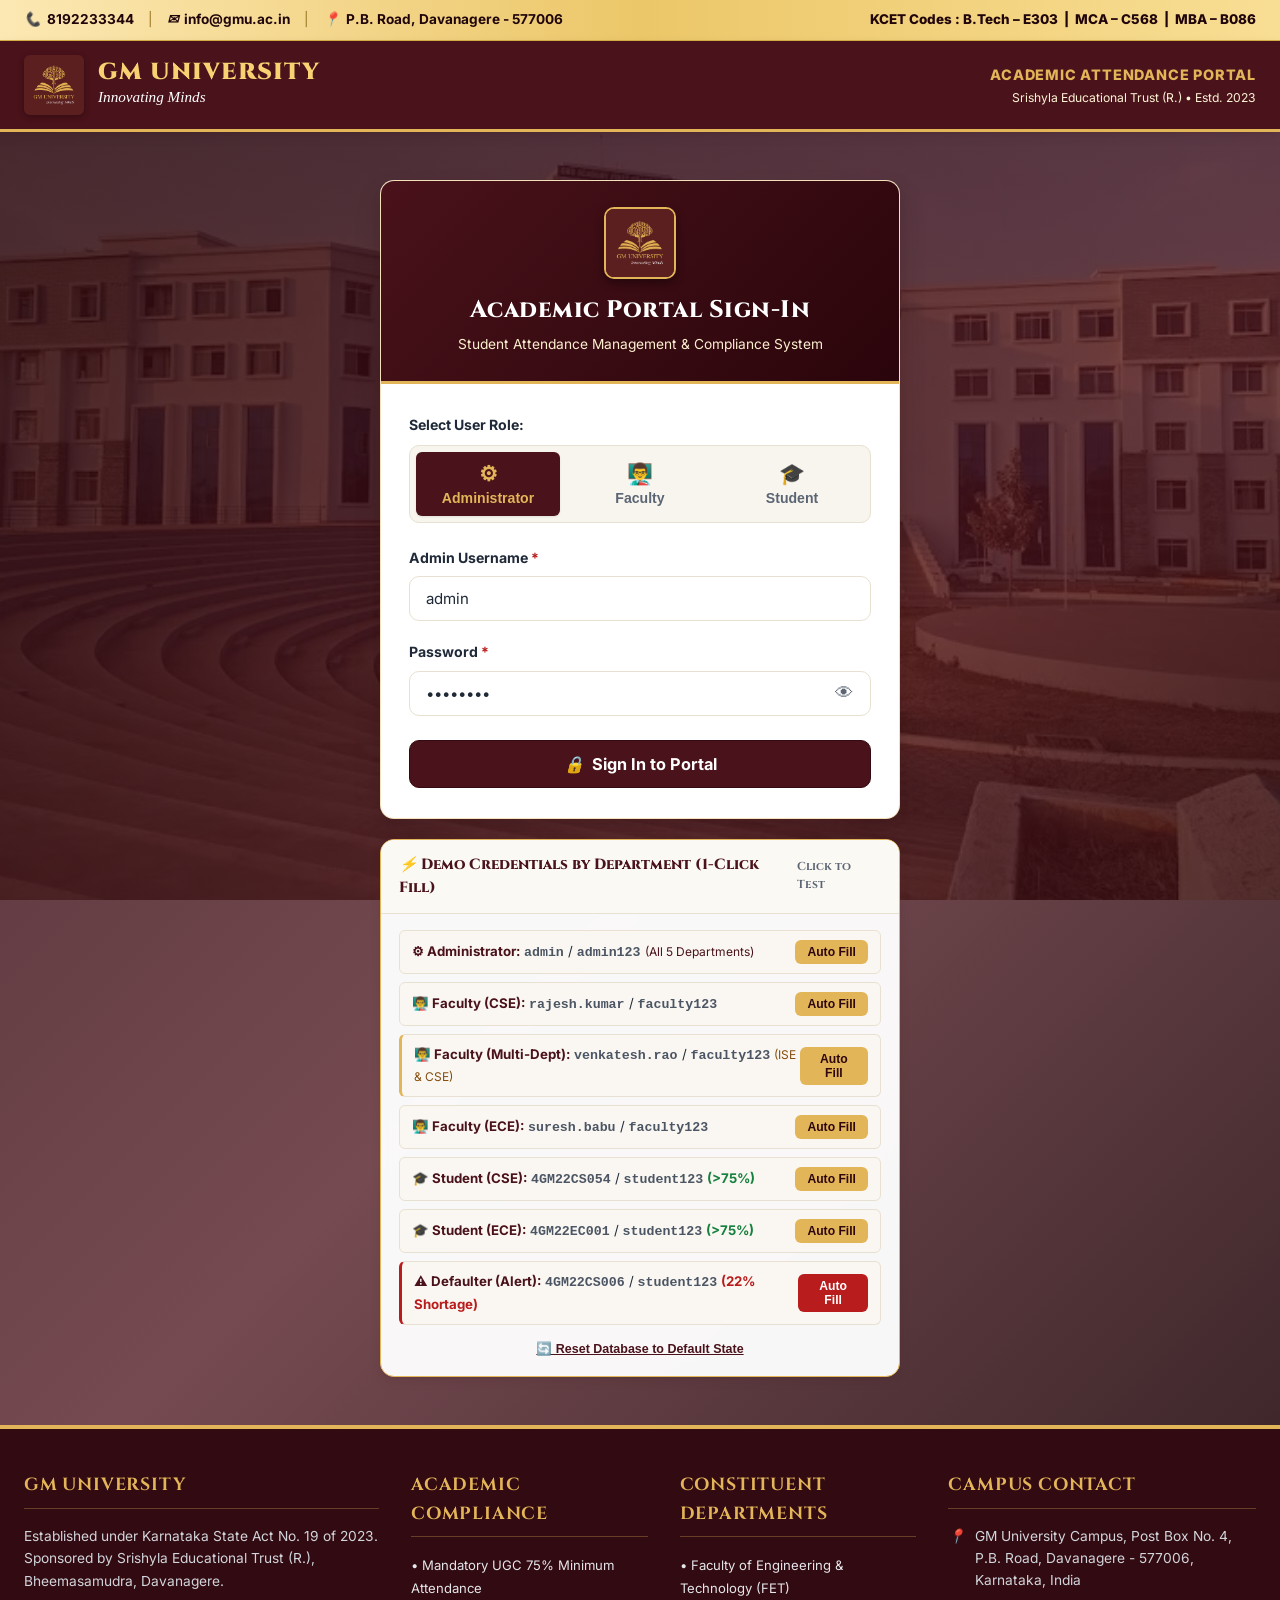
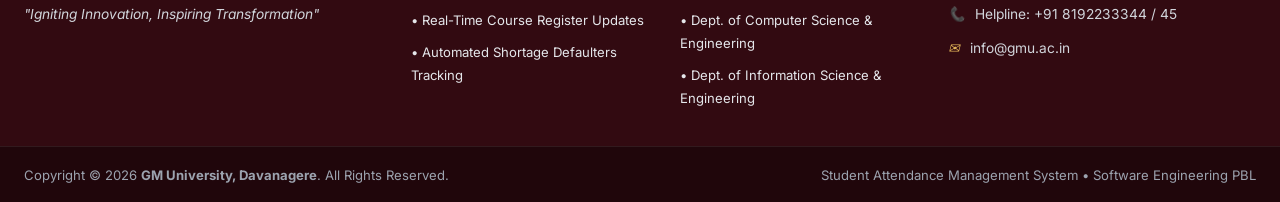
<file: PBL SE/faculty-dashboard.html>
<!DOCTYPE html>
<html lang="en">
<head>
  <meta charset="UTF-8">
  <meta name="viewport" content="width=device-width, initial-scale=1.0">
  <title>Faculty Portal - GM University Attendance System</title>
  <link rel="stylesheet" href="css/style.css">
  <link rel="icon" type="image/svg+xml" href="assets/gmu-crest.svg">
  <link rel="preconnect" href="https://fonts.googleapis.com">
  <link rel="preconnect" href="https://fonts.gstatic.com" crossorigin>
  <link href="https://fonts.googleapis.com/css2?family=Cinzel:wght@600;700;800;900&family=Inter:wght@400;500;600;700&display=swap" rel="stylesheet">
</head>
<body>

  <!-- Top Bar (Matching gmu.ac.in screenshot) -->
  <aside class="top-bar-official" aria-label="Official University Contact & KCET Codes">
    <div class="container">
      <div class="top-contact-info">
        <span><i>📞</i> 8192233344</span>
        <span class="divider">|</span>
        <span><i>✉</i> info@gmu.ac.in</span>
        <span class="divider">|</span>
        <span><i>📍</i> Department of Computer Science & Engineering</span>
      </div>
      <div class="top-right-bar">
        <div class="top-kcet-codes">
          KCET Codes : B.Tech – E303 &nbsp;|&nbsp; MCA – C568 &nbsp;|&nbsp; MBA – B086
        </div>
        <span id="liveClock" style="font-family: monospace; font-weight: 700; color: #20060B;"></span>
      </div>
    </div>
  </aside>

  <!-- Header -->
  <header class="main-header-gmu">
    <div class="container header-flex-wrapper">
      <div class="brand-anchor" title="GM University - Innovating Minds">
        <img src="assets/gmu-official-logo.png" alt="GM University Logo" style="height: 58px; width: auto; border-radius: 6px; box-shadow: 0 2px 6px rgba(0,0,0,0.3);">
        <div>
          <div style="font-family: var(--font-serif); font-size: 1.35rem; font-weight: 900; color: #F8D272; letter-spacing: 1px; line-height: 1.1;">
            GM UNIVERSITY
          </div>
          <div style="font-family: 'Brush Script MT', cursive, Georgia, serif; font-size: 0.9rem; color: #FFFFFF; font-style: italic;">
            Innovating Minds
          </div>
        </div>
      </div>
      <div style="text-align: right;">
        <div style="color: var(--gmu-gold); font-size: 0.85rem; font-weight: 800; letter-spacing: 1px; text-transform: uppercase;">
          Faculty Attendance Register
        </div>
        <div style="font-size: 0.75rem; color: #FDF3D5;">
          Faculty of Engineering & Technology (FET)
        </div>
      </div>
    </div>
  </header>

  <!-- Navigation Bar with Tabs -->
  <nav class="portal-navbar">
    <div class="container">
      <button class="mobile-nav-toggle" onclick="toggleNav()">☰</button>
      <ul class="nav-links" id="facultyNavLinks">
        <li><button type="button" class="nav-tab-btn active" data-tab="tab-mark" onclick="switchFacultyTab('tab-mark')"><i>📝</i> Mark Daily Attendance</button></li>
        <li><button type="button" class="nav-tab-btn" data-tab="tab-history" onclick="switchFacultyTab('tab-history')"><i>📜</i> Attendance History</button></li>
        <li><button type="button" class="nav-tab-btn" data-tab="tab-roster" onclick="switchFacultyTab('tab-roster')"><i>👥</i> Class Roster & 75% Check</button></li>
      </ul>
      <div class="user-session-widget" id="user-session-container">
        <!-- Rendered by auth.js -->
      </div>
    </div>
  </nav>

  <!-- Main Content Area -->
  <main class="main-content">
    <div class="container">

      <!-- Faculty Banner -->
      <section class="dashboard-banner">
        <div>
          <h1 id="facultyGreeting">Welcome, Faculty Member</h1>
          <p id="facultyMeta">Department of Computer Science & Engineering • Academic Year 2026-27</p>
        </div>
        <div class="dashboard-actions">
          <button class="btn btn-gold" onclick="switchFacultyTab('tab-mark')"><i>📝</i> Take Attendance</button>
          <button class="btn btn-secondary" onclick="exportFacultyHistoryCSV()"><i>📥</i> Export CSV</button>
        </div>
      </section>

      <!-- Faculty Authorized Department Switcher (Shown if assigned to multiple departments) -->
      <div id="facultyDeptSwitcherBar" class="content-card" style="margin-bottom: 20px; padding: 14px 20px; display: none; align-items: center; justify-content: space-between; flex-wrap: wrap; gap: 14px; border-left: 5px solid var(--gmu-gold);">
        <div style="display: flex; align-items: center; gap: 12px; flex-wrap: wrap;">
          <label for="facultyDeptSelector" style="font-weight: 800; color: var(--gmu-primary); display: flex; align-items: center; gap: 6px; font-size: 0.95rem; margin: 0;">
            <span>🏢</span> Active Department Context:
          </label>
          <select id="facultyDeptSelector" class="form-control" style="font-weight: 700; width: auto; min-width: 280px; border: 2px solid var(--gmu-gold);" onchange="onFacultyDeptChanged(this.value)">
            <!-- Populated dynamically -->
          </select>
        </div>
        <div style="display: flex; align-items: center; gap: 8px;">
          <span class="meta-pill" style="background: var(--gmu-primary); color: #fff; font-weight: 700;" id="facultyDeptScopePill">Department</span>
        </div>
      </div>

      <!-- ===================================================================
           TAB 1: MARK DAILY ATTENDANCE
           =================================================================== -->
      <div id="tab-mark" class="faculty-tab-pane active">
        <div class="content-card">
          <div class="content-card-header">
            <h3><i>📝</i> Record Daily Lecture Attendance</h3>
            <span style="font-size: 0.8rem; color: var(--gmu-text-muted);">Step 1: Select Session &rarr; Step 2: Mark Students &rarr; Step 3: Save</span>
          </div>

          <div class="content-card-body">
            
            <!-- Session Parameters Bar -->
            <div class="filter-bar" style="background: #FFFDF9; border: 1.5px solid var(--gmu-gold);">
              <div class="filter-group">
                <label for="attClassSelect">Class / Section <span class="req">*</span></label>
                <select id="attClassSelect" class="form-control" onchange="loadStudentsForMarking()">
                  <option value="CSE-A">CSE-A (4th Sem)</option>
                  <option value="CSE-B">CSE-B (4th Sem)</option>
                  <option value="ISE-A">ISE-A (4th Sem)</option>
                </select>
              </div>

              <div class="filter-group">
                <label for="attSubjectSelect">Subject / Course <span class="req">*</span></label>
                <select id="attSubjectSelect" class="form-control">
                  <option value="Software Engineering" data-code="CS401">Software Engineering (CS401)</option>
                  <option value="Database Management Systems" data-code="CS402">Database Management Systems (CS402)</option>
                  <option value="Operating Systems" data-code="CS403">Operating Systems (CS403)</option>
                  <option value="Design & Analysis of Algorithms" data-code="CS404">Design & Analysis of Algorithms (CS404)</option>
                  <option value="Full Stack Development" data-code="IS401">Full Stack Development (IS401)</option>
                </select>
              </div>

              <div class="filter-group">
                <label for="attDateSelect">Lecture Date <span class="req">*</span></label>
                <input type="date" id="attDateSelect" class="form-control" onchange="checkExistingSessionNotice()">
              </div>
            </div>

            <!-- Notice if session already exists for this date -->
            <div id="duplicateSessionNotice" style="display: none; background: #FEF3C7; border-left: 4px solid #F59E0B; padding: 12px 16px; margin-bottom: 16px; border-radius: 4px; font-size: 0.85rem; color: #92400E;">
              ⚠ <strong>Notice:</strong> An attendance record already exists for this Class, Subject, and Date. Submitting will update/overwrite the existing record.
            </div>

            <!-- Quick Shortcuts Bar -->
            <div class="marking-controls-bar">
              <div>
                <strong>Students in Class:</strong> <span id="markingCount">0</span>
                <span style="margin: 0 8px; color: var(--gmu-border);">|</span>
                <span style="color: var(--gmu-success); font-weight: 700;">Present: <span id="summaryPresentCount">0</span></span>
                <span style="margin: 0 6px; color: var(--gmu-border);">|</span>
                <span style="color: var(--gmu-danger); font-weight: 700;">Absent: <span id="summaryAbsentCount">0</span></span>
              </div>

              <div class="marking-actions">
                <button type="button" class="btn btn-outline-primary btn-sm" onclick="markAllStatus('Present')">
                  ✓ Mark All Present
                </button>
                <button type="button" class="btn btn-secondary btn-sm" onclick="markAllStatus('Absent')">
                  ✕ Mark All Absent
                </button>
              </div>
            </div>

            <!-- Students List / Grid -->
            <div id="markingStudentList" class="attendance-sheet-grid">
              <!-- Rendered dynamically -->
            </div>

            <!-- Submit Attendance -->
            <div style="display: flex; justify-content: flex-end; gap: 12px; margin-top: 20px; border-top: 1px solid var(--gmu-border); padding-top: 16px;">
              <button type="button" class="btn btn-secondary" onclick="loadStudentsForMarking()">
                Reset Form
              </button>
              <button type="button" class="btn btn-primary" style="padding: 12px 28px; font-size: 1rem;" onclick="submitAttendanceSession()">
                💾 Save & Submit Attendance
              </button>
            </div>

          </div>
        </div>
      </div>

      <!-- ===================================================================
           TAB 2: ATTENDANCE HISTORY
           =================================================================== -->
      <div id="tab-history" class="faculty-tab-pane" style="display: none;">
        <div class="content-card">
          <div class="content-card-header">
            <h3><i>📜</i> Lecture Attendance History & Sessions</h3>
            <button class="btn btn-gold btn-sm" onclick="exportFacultyHistoryCSV()"><i>📥</i> Download CSV</button>
          </div>

          <div class="content-card-body">
            
            <!-- Filters -->
            <div class="filter-bar">
              <div class="filter-group">
                <label for="histClassFilter">Class / Section</label>
                <select id="histClassFilter" class="form-control" onchange="renderFacultyHistory()">
                  <option value="ALL">All My Classes</option>
                  <option value="CSE-A">CSE-A</option>
                  <option value="CSE-B">CSE-B</option>
                  <option value="ISE-A">ISE-A</option>
                </select>
              </div>

              <div class="filter-group">
                <label for="histSubjectFilter">Subject</label>
                <select id="histSubjectFilter" class="form-control" onchange="renderFacultyHistory()">
                  <option value="ALL">All Subjects</option>
                  <option value="Software Engineering">Software Engineering</option>
                  <option value="Database Management Systems">Database Management Systems</option>
                  <option value="Operating Systems">Operating Systems</option>
                  <option value="Design & Analysis of Algorithms">Design & Analysis of Algorithms</option>
                  <option value="Full Stack Development">Full Stack Development</option>
                </select>
              </div>

              <div class="filter-group">
                <label for="histDateFilter">Specific Date</label>
                <input type="date" id="histDateFilter" class="form-control" onchange="renderFacultyHistory()">
              </div>
            </div>

            <!-- History Table -->
            <div class="table-responsive">
              <table class="gmu-table">
                <thead>
                  <tr>
                    <th>#</th>
                    <th>Date</th>
                    <th>Class</th>
                    <th>Subject</th>
                    <th>Recorded By</th>
                    <th>Turnout (Present / Total)</th>
                    <th>Actions</th>
                  </tr>
                </thead>
                <tbody id="facultyHistoryTableBody"></tbody>
              </table>
            </div>

          </div>
        </div>
      </div>

      <!-- ===================================================================
           TAB 3: CLASS ROSTER & LOW ATTENDANCE
           =================================================================== -->
      <div id="tab-roster" class="faculty-tab-pane" style="display: none;">
        <div class="content-card">
          <div class="content-card-header">
            <h3><i>👥</i> Student Performance & Attendance Compliance</h3>
            <button class="btn btn-secondary btn-sm" onclick="printRoster()"><i>🖨</i> Print Roster</button>
          </div>

          <div class="content-card-body">
            
            <!-- Filters -->
            <div class="filter-bar">
              <div class="filter-group">
                <label for="rosterClassFilter">Select Class</label>
                <select id="rosterClassFilter" class="form-control" onchange="renderFacultyRoster()">
                  <option value="CSE-A">CSE-A</option>
                  <option value="CSE-B">CSE-B</option>
                  <option value="ISE-A">ISE-A</option>
                </select>
              </div>

              <div class="filter-group">
                <label for="rosterSearch">Search Student</label>
                <input type="text" id="rosterSearch" class="form-control" placeholder="Search by name or USN..." oninput="renderFacultyRoster()">
              </div>

              <div class="filter-group" style="justify-content: center;">
                <label style="display: flex; align-items: center; gap: 6px; cursor: pointer;">
                  <input type="checkbox" id="rosterOnlyLow" onchange="renderFacultyRoster()">
                  <span style="color: var(--gmu-danger); font-weight: 700;">Highlight Only &lt; 75% Defaulters</span>
                </label>
              </div>
            </div>

            <!-- Roster Table -->
            <div class="table-responsive">
              <table class="gmu-table">
                <thead>
                  <tr>
                    <th>#</th>
                    <th>USN</th>
                    <th>Student Name</th>
                    <th>Class</th>
                    <th>Total Classes</th>
                    <th>Attended</th>
                    <th>Overall %</th>
                    <th>UGC Compliance</th>
                    <th>Action</th>
                  </tr>
                </thead>
                <tbody id="facultyRosterTableBody"></tbody>
              </table>
            </div>

          </div>
        </div>
      </div>

    </div>
  </main>

  <!-- Session Details Modal -->
  <div class="modal-overlay" id="modalSessionDetails">
    <div class="modal-box">
      <div class="modal-header">
        <h3 id="modalSessionTitle">Attendance Session Details</h3>
        <button class="btn-close-modal" onclick="closeModal('modalSessionDetails')">✕</button>
      </div>
      <div class="modal-body">
        <div id="modalSessionMeta" style="background: var(--gmu-surface-alt); padding: 12px; border-radius: var(--radius-md); margin-bottom: 16px; font-size: 0.88rem;"></div>
        <div class="table-responsive">
          <table class="gmu-table">
            <thead>
              <tr>
                <th>USN</th>
                <th>Student Name</th>
                <th>Status</th>
              </tr>
            </thead>
            <tbody id="modalSessionTableBody"></tbody>
          </table>
        </div>
      </div>
      <div class="modal-footer">
        <button class="btn btn-secondary" onclick="closeModal('modalSessionDetails')">Close</button>
      </div>
    </div>
  </div>

  <!-- Official University Footer -->
  <footer class="main-footer">
    <div class="footer-bottom">
      <div class="container">
        <div>Copyright &copy; 2026 <strong>GM University, Davanagere</strong>. All Rights Reserved.</div>
        <div>Faculty Portal • Student Attendance Management System</div>
      </div>
    </div>
  </footer>

  <!-- Scripts -->
  <script src="js/storage.js"></script>
  <script src="js/departments.js"></script>
  <script src="js/auth.js"></script>
  <script src="js/students.js"></script>
  <script src="js/faculty.js"></script>
  <script src="js/attendance.js"></script>

  <script>
    let currentFaculty = null;
    let facultyProfile = null;
    let activeDeptId = null;
    let activeDept = null;
    let currentMarkingState = {}; // { usn: 'Present' | 'Absent' }
    let cachedFacultySessions = [];

    window.addEventListener('DOMContentLoaded', () => {
      currentFaculty = Auth.requireAuth(['faculty', 'admin']);
      if (!currentFaculty) return;

      const allFaculty = StorageManager.getFaculty();
      facultyProfile = allFaculty.find(f => (currentFaculty.facultyId && f.facultyId === currentFaculty.facultyId) || (currentFaculty.email && f.email === currentFaculty.email)) || currentFaculty;

      initFacultyDepartments();
      startLiveClock();
    });

    function startLiveClock() {
      const clock = document.getElementById('liveClock');
      function update() {
        if (clock) clock.textContent = new Date().toLocaleDateString('en-IN') + ' ' + new Date().toLocaleTimeString();
      }
      setInterval(update, 1000);
      update();
    }

    function toggleNav() {
      const links = document.getElementById('facultyNavLinks');
      links.classList.toggle('open');
    }

    function switchFacultyTab(tabId) {
      document.querySelectorAll('.faculty-tab-pane').forEach(el => el.style.display = 'none');
      document.querySelectorAll('.nav-tab-btn').forEach(btn => btn.classList.remove('active'));

      const targetPane = document.getElementById(tabId);
      if (targetPane) targetPane.style.display = 'block';

      const activeBtn = document.querySelector(`[data-tab="${tabId}"]`);
      if (activeBtn) activeBtn.classList.add('active');

      const links = document.getElementById('facultyNavLinks');
      if (links) links.classList.remove('open');
    }

    // Initialize Authorized Departments
    function initFacultyDepartments() {
      const allDepts = DepartmentsManager.getDepartments();
      const authDeptIds = facultyProfile.authorizedDepartments && facultyProfile.authorizedDepartments.length > 0
        ? facultyProfile.authorizedDepartments
        : [facultyProfile.departmentId || 'DEP-CSE'];

      const switcherBar = document.getElementById('facultyDeptSwitcherBar');
      const deptSelector = document.getElementById('facultyDeptSelector');

      if (authDeptIds.length > 1) {
        switcherBar.style.display = 'flex';
        deptSelector.innerHTML = authDeptIds.map(id => {
          const d = allDepts.find(item => item.id === id || item.code === id);
          const label = d ? `${d.name} (${d.code})` : id;
          return `<option value="${id}">${label}</option>`;
        }).join('');
      } else {
        switcherBar.style.display = 'none';
      }

      activeDeptId = authDeptIds[0];
      onFacultyDeptChanged(activeDeptId);
    }

    function onFacultyDeptChanged(deptId) {
      activeDeptId = deptId;
      activeDept = DepartmentsManager.getDepartmentById(deptId) || { id: deptId, code: deptId, name: deptId };

      document.getElementById('facultyDeptScopePill').textContent = activeDept.code || activeDeptId;
      document.getElementById('facultyGreeting').textContent = `Welcome, ${facultyProfile.name || 'Faculty Member'}`;
      document.getElementById('facultyMeta').textContent = `${activeDept.name} (${activeDept.code}) • Faculty ID: ${facultyProfile.facultyId || 'GMU-FAC'}`;

      // Default date to today
      const todayStr = new Date().toISOString().split('T')[0];
      document.getElementById('attDateSelect').value = todayStr;

      // Populate classes dropdown for active department
      populateDepartmentClasses();
      // Populate subjects dropdown for active department
      populateDepartmentSubjects();

      loadStudentsForMarking();
      renderFacultyHistory();
      renderFacultyRoster();
    }

    function populateDepartmentClasses() {
      const classes = DepartmentsManager.getClasses(activeDeptId);
      const classSelect = document.getElementById('attClassSelect');
      const histClassFilter = document.getElementById('histClassFilter');
      const rosterClassFilter = document.getElementById('rosterClassFilter');

      if (classes.length === 0) {
        const fallbackOpt = `<option value="${activeDept.code}-A">${activeDept.code}-A</option>`;
        classSelect.innerHTML = fallbackOpt;
        histClassFilter.innerHTML = `<option value="ALL">All My Classes</option>` + fallbackOpt;
        rosterClassFilter.innerHTML = fallbackOpt;
      } else {
        classSelect.innerHTML = classes.map(c => `<option value="${c.name}">${c.name} (${c.semester || '4th Sem'})</option>`).join('');
        histClassFilter.innerHTML = `<option value="ALL">All My Classes</option>` + classes.map(c => `<option value="${c.name}">${c.name}</option>`).join('');
        rosterClassFilter.innerHTML = classes.map(c => `<option value="${c.name}">${c.name}</option>`).join('');
      }

      // If faculty has assigned class in this department, default to it
      if (facultyProfile.assignedClass && classes.some(c => c.name === facultyProfile.assignedClass)) {
        classSelect.value = facultyProfile.assignedClass;
      }
    }

    function populateDepartmentSubjects() {
      const subjects = DepartmentsManager.getSubjects(activeDeptId);
      const subjSelect = document.getElementById('attSubjectSelect');
      const histSubjFilter = document.getElementById('histSubjectFilter');

      // Filter to subjects assigned to this faculty, or all department subjects if none matched
      let facSubjects = subjects.filter(s => s.facultyId === facultyProfile.facultyId);
      if (facSubjects.length === 0) {
        facSubjects = subjects;
      }

      if (facSubjects.length === 0) {
        const fallbackOpt = `<option value="Core Course" data-code="${activeDept.code}401">Core Course (${activeDept.code}401)</option>`;
        subjSelect.innerHTML = fallbackOpt;
        histSubjFilter.innerHTML = `<option value="ALL">All Subjects</option>` + fallbackOpt;
      } else {
        subjSelect.innerHTML = facSubjects.map(s => `
          <option value="${s.name}" data-code="${s.code}">${s.name} (${s.code})</option>
        `).join('');
        histSubjFilter.innerHTML = `<option value="ALL">All Subjects</option>` + facSubjects.map(s => `
          <option value="${s.name}">${s.name}</option>
        `).join('');
      }
    }

    // Load students for chosen class section
    function loadStudentsForMarking() {
      const selectedClass = document.getElementById('attClassSelect').value;
      const allStudents = StorageManager.getStudents();
      const classStudents = allStudents.filter(s => s.classSection === selectedClass);

      document.getElementById('markingCount').textContent = classStudents.length;

      // Check if session exists already
      const subjectSelect = document.getElementById('attSubjectSelect');
      const subject = subjectSelect.value;
      const date = document.getElementById('attDateSelect').value;
      const existing = AttendanceManager.checkDuplicate(selectedClass, subject, date, activeDeptId);

      const notice = document.getElementById('duplicateSessionNotice');
      if (existing) {
        notice.style.display = 'block';
        currentMarkingState = { ...(existing.records || {}) };
      } else {
        notice.style.display = 'none';
        currentMarkingState = {};
        // Default everyone to 'Present'
        classStudents.forEach(s => {
          currentMarkingState[s.usn] = 'Present';
        });
      }

      renderMarkingCards(classStudents);
      updateMarkingCounters();
    }

    function checkExistingSessionNotice() {
      loadStudentsForMarking();
    }

    function renderMarkingCards(students) {
      const container = document.getElementById('markingStudentList');
      if (students.length === 0) {
        container.innerHTML = `<p style="padding: 20px; color: var(--gmu-text-muted);">No students registered in ${document.getElementById('attClassSelect').value}.</p>`;
        return;
      }

      container.innerHTML = students.map(s => {
        const status = currentMarkingState[s.usn] || 'Present';
        const isPresent = status === 'Present';
        const stats = StudentsManager.getStudentAttendanceStats(s.usn);

        return `
          <div class="attendance-student-card ${isPresent ? 'present-state' : 'absent-state'}" id="card-${s.usn}">
            <div class="student-card-info">
              <div class="student-usn">${s.usn}</div>
              <div class="student-name">${s.name}</div>
              <div class="student-curr-att">Current: ${stats.percentage}% (${stats.attended}/${stats.totalClasses} classes)</div>
            </div>
            <div>
              <div class="attendance-toggle-switch">
                <button type="button" class="att-btn ${isPresent ? 'active-p' : ''}" onclick="setStudentStatus('${s.usn}', 'Present')">P</button>
                <button type="button" class="att-btn ${!isPresent ? 'active-a' : ''}" onclick="setStudentStatus('${s.usn}', 'Absent')">A</button>
              </div>
            </div>
          </div>
        `;
      }).join('');
    }

    function setStudentStatus(usn, status) {
      currentMarkingState[usn] = status;
      const card = document.getElementById(`card-${usn}`);
      if (card) {
        card.classList.toggle('present-state', status === 'Present');
        card.classList.toggle('absent-state', status === 'Absent');

        const btns = card.querySelectorAll('.att-btn');
        btns[0].classList.toggle('active-p', status === 'Present');
        btns[1].classList.toggle('active-a', status === 'Absent');
      }
      updateMarkingCounters();
    }

    function markAllStatus(status) {
      Object.keys(currentMarkingState).forEach(usn => {
        currentMarkingState[usn] = status;
        const card = document.getElementById(`card-${usn}`);
        if (card) {
          card.classList.toggle('present-state', status === 'Present');
          card.classList.toggle('absent-state', status === 'Absent');

          const btns = card.querySelectorAll('.att-btn');
          btns[0].classList.toggle('active-p', status === 'Present');
          btns[1].classList.toggle('active-a', status === 'Absent');
        }
      });
      updateMarkingCounters();
      showToast(`All students marked as ${status}.`, 'info');
    }

    function updateMarkingCounters() {
      const vals = Object.values(currentMarkingState);
      const presents = vals.filter(v => v === 'Present').length;
      const absents = vals.filter(v => v === 'Absent').length;

      document.getElementById('summaryPresentCount').textContent = presents;
      document.getElementById('summaryAbsentCount').textContent = absents;
    }

    // Submit Attendance
    function submitAttendanceSession() {
      const classSection = document.getElementById('attClassSelect').value;
      const subjectSelect = document.getElementById('attSubjectSelect');
      const subject = subjectSelect.value;
      const subjectCode = subjectSelect.options[subjectSelect.selectedIndex]?.getAttribute('data-code') || `${activeDept.code}401`;
      const date = document.getElementById('attDateSelect').value;

      if (!date) {
        showToast('Please select a valid date.', 'error');
        return;
      }

      if (Object.keys(currentMarkingState).length === 0) {
        showToast('No students loaded to mark attendance.', 'error');
        return;
      }

      // Check if duplicate exists for this department, class, subject, date
      const existing = AttendanceManager.checkDuplicate(classSection, subject, date, activeDeptId);
      let overwrite = false;

      if (existing) {
        const proceed = confirm(`Attendance for ${activeDept.code} - ${classSection} - ${subject} on ${date} already exists.\n\nDo you want to update/overwrite the existing record?`);
        if (!proceed) return;
        overwrite = true;
      }

      const payload = {
        departmentId: activeDept.id,
        departmentCode: activeDept.code,
        classSection,
        subject,
        subjectCode,
        date,
        facultyId: facultyProfile.facultyId || 'GMU-FAC',
        facultyName: facultyProfile.name || 'Faculty',
        records: currentMarkingState
      };

      const result = AttendanceManager.saveSession(payload, overwrite);
      if (result.success) {
        showToast(`Attendance for ${classSection} (${subject}) on ${date} saved successfully!`, 'success');
        renderFacultyHistory();
        renderFacultyRoster();
      } else {
        showToast(result.message, 'error');
      }
    }

    // History Tab
    function renderFacultyHistory() {
      const classSection = document.getElementById('histClassFilter').value;
      const subject = document.getElementById('histSubjectFilter').value;
      const date = document.getElementById('histDateFilter').value;

      const sessions = AttendanceManager.filterHistory({
        departmentId: activeDeptId,
        classSection: classSection,
        subject: subject,
        dateFrom: date || null,
        dateTo: date || null
      });

      cachedFacultySessions = sessions;
      const tbody = document.getElementById('facultyHistoryTableBody');

      if (sessions.length === 0) {
        tbody.innerHTML = `<tr><td colspan="7" style="text-align: center; padding: 20px; color: var(--gmu-text-muted);">No attendance history matches these criteria for ${activeDept.name}.</td></tr>`;
        return;
      }

      tbody.innerHTML = sessions.map((sess, idx) => {
        const records = sess.records || {};
        const total = Object.keys(records).length;
        const presents = Object.values(records).filter(v => v === 'Present').length;
        const pct = total > 0 ? Math.round((presents / total) * 100) : 0;

        return `
          <tr>
            <td>${idx + 1}</td>
            <td><strong>${sess.date}</strong></td>
            <td><span class="meta-pill" style="color: var(--gmu-primary);">${sess.classSection}</span></td>
            <td><strong>${sess.subject}</strong> <small style="color: var(--gmu-text-muted);">(${sess.subjectCode})</small></td>
            <td>${sess.facultyName}</td>
            <td>
              <span class="attendance-percentage ${pct >= 75 ? 'safe' : 'risk'}">${presents} / ${total} (${pct}%)</span>
            </td>
            <td>
              <button class="btn btn-outline-primary btn-sm" onclick="viewSessionDetails('${sess.id}')">View</button>
            </td>
          </tr>
        `;
      }).join('');
    }

    function viewSessionDetails(sessionId) {
      const sess = StorageManager.getAttendance().find(s => s.id === sessionId);
      if (!sess) return;

      document.getElementById('modalSessionTitle').textContent = `${sess.subject} (${sess.subjectCode})`;
      document.getElementById('modalSessionMeta').innerHTML = `
        <strong>Dept:</strong> ${sess.departmentCode || activeDept.code} | <strong>Class:</strong> ${sess.classSection} | <strong>Date:</strong> ${sess.date} | <strong>Instructor:</strong> ${sess.facultyName}
      `;

      const allStudents = StorageManager.getStudents();
      const studentMap = {};
      allStudents.forEach(s => { studentMap[s.usn] = s.name; });

      const tbody = document.getElementById('modalSessionTableBody');
      tbody.innerHTML = Object.keys(sess.records || {}).map(usn => {
        const st = sess.records[usn];
        return `
          <tr>
            <td><strong style="font-family: monospace;">${usn}</strong></td>
            <td>${studentMap[usn] || 'Student'}</td>
            <td>
              <span class="badge ${st === 'Present' ? 'badge-present' : 'badge-absent'}">${st}</span>
            </td>
          </tr>
        `;
      }).join('');

      document.getElementById('modalSessionDetails').classList.add('active');
    }

    function closeModal(id) {
      document.getElementById(id).classList.remove('active');
    }

    // Roster Tab
    function renderFacultyRoster() {
      const selectedClass = document.getElementById('rosterClassFilter').value;
      const search = document.getElementById('rosterSearch').value;
      const onlyLow = document.getElementById('rosterOnlyLow').checked;

      const allStudents = StorageManager.getStudents();
      // Filter by active department
      const deptStudents = allStudents.filter(s => s.departmentId === activeDeptId || s.departmentCode === activeDept.code);

      const filtered = StudentsManager.filterStudents(deptStudents, {
        classSection: selectedClass,
        search: search,
        onlyLowAttendance: onlyLow
      });

      const tbody = document.getElementById('facultyRosterTableBody');
      if (filtered.length === 0) {
        tbody.innerHTML = `<tr><td colspan="9" style="text-align: center; padding: 20px; color: var(--gmu-text-muted);">No students found matching your filters for ${activeDept.name}.</td></tr>`;
        return;
      }

      tbody.innerHTML = filtered.map((s, idx) => {
        const stats = StudentsManager.getStudentAttendanceStats(s.usn);
        const isLow = stats.isLowAttendance;

        return `
          <tr>
            <td>${idx + 1}</td>
            <td>
              <a href="student-dashboard.html?usn=${s.usn}" style="font-family: monospace; font-weight: 800; color: var(--gmu-primary); text-decoration: underline;" title="View Student Dashboard">
                ${s.usn}
              </a>
            </td>
            <td>
              <strong>${s.name}</strong>
              <div style="font-size: 0.78rem; color: var(--gmu-text-muted);">${s.email}</div>
            </td>
            <td><span class="meta-pill">${s.classSection}</span></td>
            <td>${stats.totalClasses}</td>
            <td>${stats.attended}</td>
            <td>
              <span class="attendance-percentage ${isLow ? 'risk' : 'safe'}">${stats.percentage}%</span>
            </td>
            <td>
              ${isLow ? '<span class="badge badge-warning">⚠ Shortage (&lt;75%)</span>' : '<span class="badge badge-safe">✓ Eligible</span>'}
            </td>
            <td>
              <a href="student-dashboard.html?usn=${s.usn}" class="btn btn-outline-primary btn-sm" title="View Dashboard">
                👁 View
              </a>
            </td>
          </tr>
        `;
      }).join('');
    }

    function exportFacultyHistoryCSV() {
      AttendanceManager.exportToCSV(cachedFacultySessions, `GMU_${activeDept.code}_${facultyProfile.facultyId || 'Faculty'}_Attendance.csv`);
    }

    function printRoster() {
      window.print();
    }
  </script>
</body>
</html>
</file>
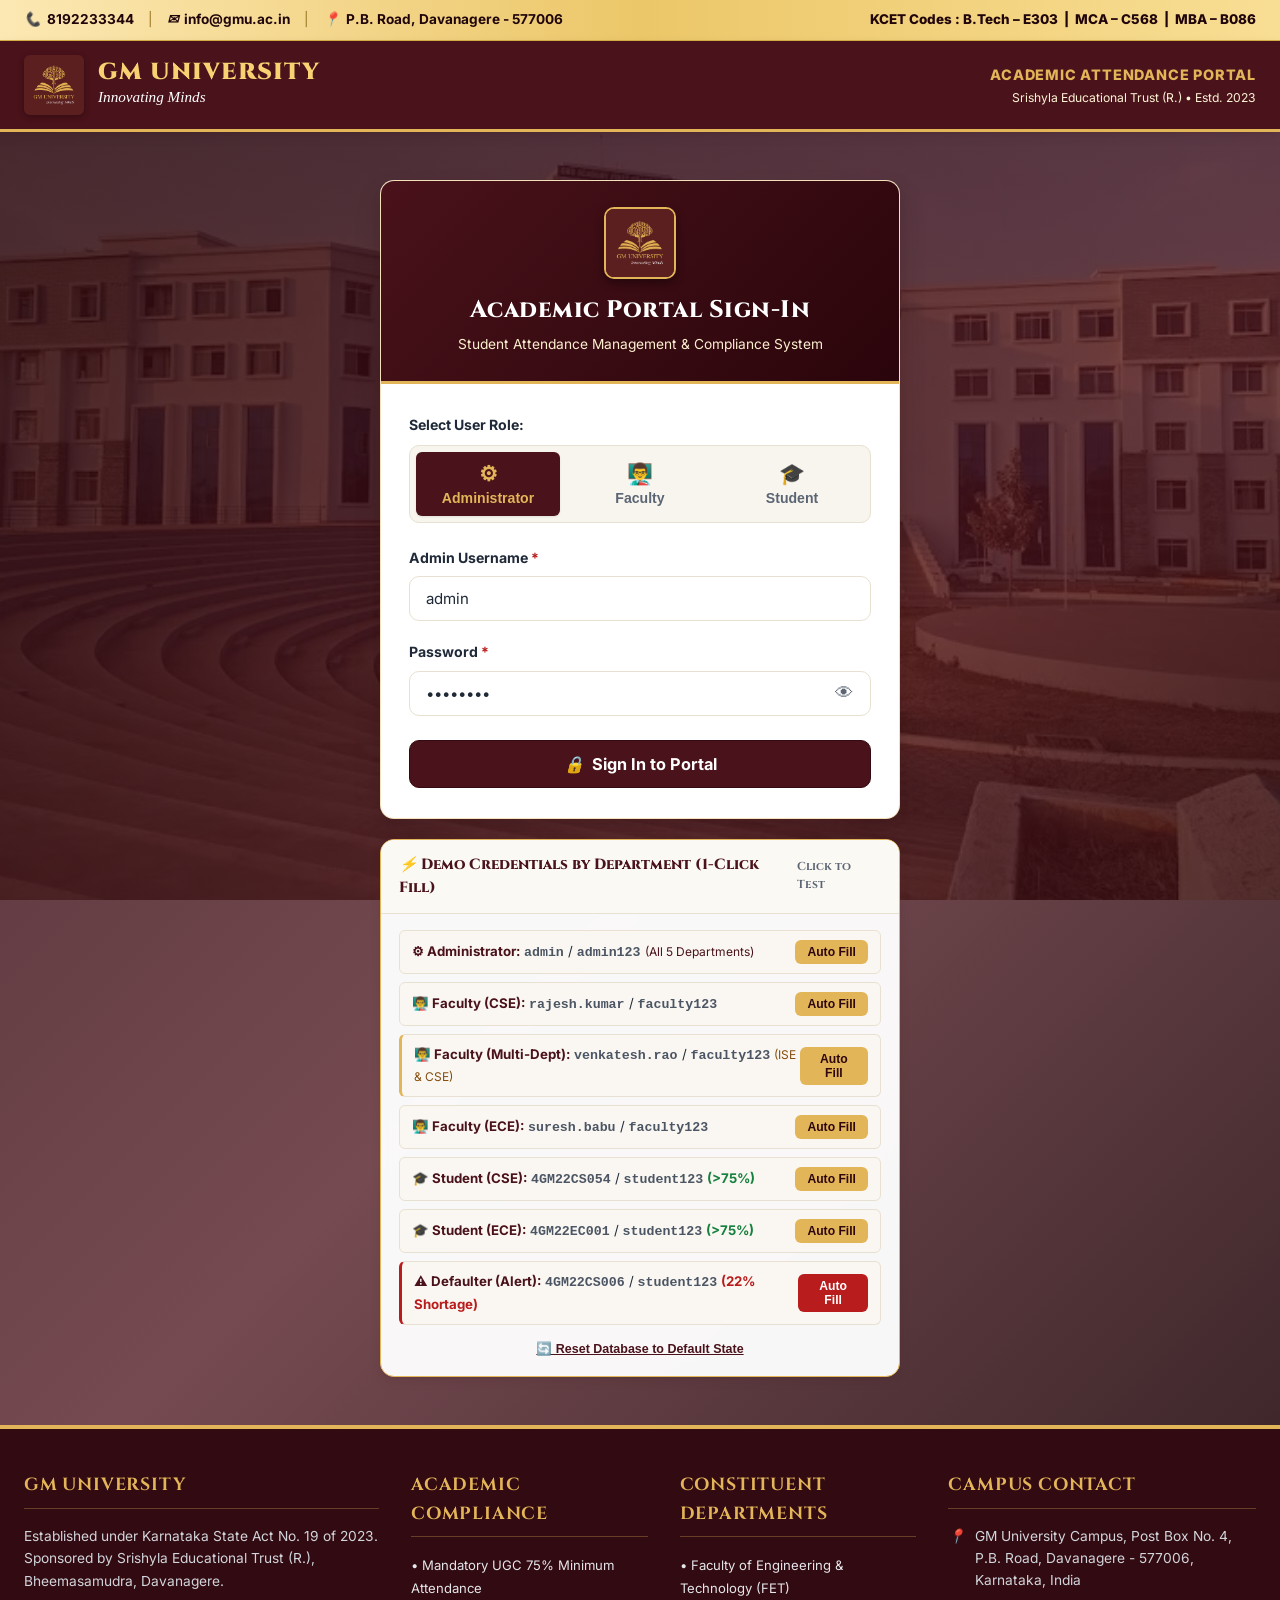
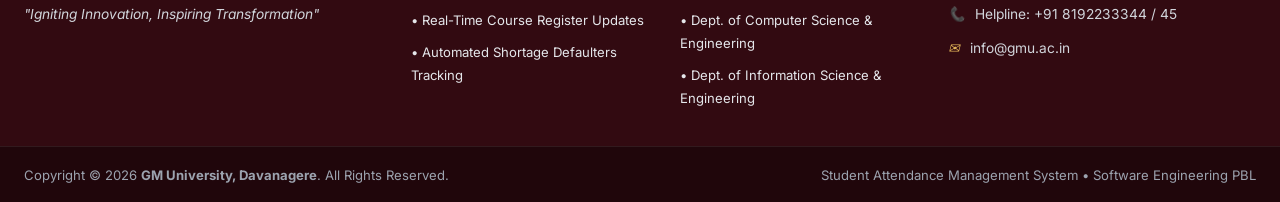
<file: PBL SE/student-dashboard.html>
<!DOCTYPE html>
<html lang="en">
<head>
  <meta charset="UTF-8">
  <meta name="viewport" content="width=device-width, initial-scale=1.0">
  <title>Student Self-Service Portal - GM University</title>
  <link rel="stylesheet" href="css/style.css">
  <link rel="icon" type="image/png" href="assets/gmu-official-logo.png">
  <link rel="preconnect" href="https://fonts.googleapis.com">
  <link rel="preconnect" href="https://fonts.gstatic.com" crossorigin>
  <link href="https://fonts.googleapis.com/css2?family=Cinzel:wght@600;700;800;900&family=Inter:wght@400;500;600;700;800&display=swap" rel="stylesheet">
</head>
<body>

  <!-- Top Bar -->
  <aside class="top-bar-official" aria-label="Official University Contact & KCET Codes">
    <div class="container">
      <div class="top-contact-info">
        <span><i>📞</i> 8192233344</span>
        <span class="divider">|</span>
        <span><i>✉</i> studentwelfare@gmu.ac.in</span>
        <span class="divider">|</span>
        <span><i>📍</i> GM University Campus, Davanagere</span>
      </div>
      <div class="top-right-bar">
        <div class="top-kcet-codes">
          KCET Codes : B.Tech – E303 &nbsp;|&nbsp; MCA – C568 &nbsp;|&nbsp; MBA – B086
        </div>
        <span id="liveClock" style="font-family: monospace; font-weight: 700; color: #20060B;"></span>
      </div>
    </div>
  </aside>

  <!-- Header -->
  <header class="main-header-gmu">
    <div class="container header-flex-wrapper">
      <div class="brand-anchor" title="GM University - Innovating Minds">
        <img src="assets/gmu-official-logo.png" alt="GM University Logo" style="height: 58px; width: auto; border-radius: 6px; box-shadow: 0 2px 6px rgba(0,0,0,0.3);">
        <div>
          <div style="font-family: var(--font-serif); font-size: 1.35rem; font-weight: 900; color: #F8D272; letter-spacing: 1px; line-height: 1.1;">
            GM UNIVERSITY
          </div>
          <div style="font-family: 'Brush Script MT', cursive, Georgia, serif; font-size: 0.9rem; color: #FFFFFF; font-style: italic;">
            Innovating Minds
          </div>
        </div>
      </div>
      <div style="text-align: right;">
        <div style="color: var(--gmu-gold); font-size: 0.85rem; font-weight: 800; letter-spacing: 1px; text-transform: uppercase;">
          Student Self-Service
        </div>
        <div style="font-size: 0.75rem; color: #FDF3D5;">
          Attendance Compliance & Course Status
        </div>
      </div>
    </div>
  </header>

  <!-- Navigation Bar -->
  <nav class="portal-navbar">
    <div class="container">
      <ul class="nav-links">
        <li class="nav-link-item active"><a href="student-dashboard.html"><i>🎓</i> My Attendance Overview</a></li>
        <li class="nav-link-item"><a href="#subjectBreakdownSection"><i>📚</i> Registered Courses</a></li>
        <li class="nav-link-item"><a href="#dailySessionLogsSection"><i>📅</i> Lecture Log</a></li>
      </ul>
      <div class="user-session-widget" id="user-session-container">
        <!-- Rendered by auth.js -->
      </div>
    </div>
  </nav>

  <!-- Main Content Area -->
  <main class="main-content">
    <div class="container">

      <!-- Student Profile Card Header -->
      <section class="student-profile-header">
        <div class="student-profile-details">
          <div class="student-avatar" id="studentInitials">ST</div>
          <div class="student-info-meta">
            <h2 id="studentFullName">Loading Student Profile...</h2>
            <div class="student-meta-tags">
              <span class="meta-pill" id="studentUsnTag">USN: Loading...</span>
              <span class="meta-pill" id="studentClassTag">Batch: Loading...</span>
              <span class="meta-pill" id="studentSemTag">Semester: 4th Sem</span>
              <span class="meta-pill" id="studentDeptTag">Dept: Computer Science</span>
            </div>
          </div>
        </div>

        <!-- Student Switcher for Admin / Faculty -->
        <div id="adminStudentSwitcherWrap" style="display: none; background: rgba(255, 255, 255, 0.15); border: 1px solid rgba(227, 181, 89, 0.4); border-radius: 8px; padding: 10px 14px;">
          <label style="display: block; font-size: 0.75rem; color: var(--gmu-gold); font-weight: 700; margin-bottom: 4px; text-transform: uppercase;">
            Viewing Student Profile:
          </label>
          <select id="adminStudentSwitcher" class="form-control" style="padding: 6px 10px; font-size: 0.85rem;" onchange="switchViewedStudent(this.value)">
            <!-- Populated dynamically -->
          </select>
        </div>
      </section>

      <!-- Critical Shortage Alert Box (Only appears if attendance < 75%) -->
      <div class="alert-low-attendance" id="studentLowAttAlert" style="display: none;">
        <div class="alert-content">
          <div class="alert-icon">⚠</div>
          <div>
            <h4>Critical Alert: Attendance Shortage (&lt; 75% UGC Criteria)</h4>
            <p>
              Your aggregate attendance is currently below the mandatory 75% threshold mandated by GM University regulations. You are at imminent risk of being debarred from Semester-End Examinations (SEE). Please consult your course instructor or academic mentor immediately.
            </p>
          </div>
        </div>
        <div>
          <button class="btn btn-danger btn-sm" onclick="exportMyReport()">
            Download Report
          </button>
        </div>
      </div>

      <!-- New Admission Notice (Appears if newly added student with 0 marked classes) -->
      <div id="newAdmissionBanner" style="display: none; background: #E0F2FE; border-left: 5px solid #0284C7; padding: 16px 20px; border-radius: var(--radius-md); margin-bottom: 24px; color: #0369A1;">
        <div style="display: flex; align-items: center; gap: 12px;">
          <span style="font-size: 1.5rem;">🎉</span>
          <div>
            <strong style="font-size: 0.98rem; display: block;">Welcome to GM University Attendance Portal!</strong>
            <span style="font-size: 0.88rem;">You are officially enrolled. Your course allocations are listed below. As course faculty record daily lectures, your attendance status will update here automatically.</span>
          </div>
        </div>
      </div>

      <!-- Overall Performance Metric Cards -->
      <div class="stats-grid">
        
        <div class="stat-card" id="cardOverallPct">
          <div class="stat-icon" id="statIconOverall">📊</div>
          <div class="stat-info">
            <div class="stat-value" id="statOverallPct">--%</div>
            <div class="stat-label">Overall Attendance</div>
          </div>
        </div>

        <div class="stat-card blue">
          <div class="stat-icon">📚</div>
          <div class="stat-info">
            <div class="stat-value" id="statTotalConducted">0</div>
            <div class="stat-label">Total Classes Conducted</div>
          </div>
        </div>

        <div class="stat-card green">
          <div class="stat-icon">✓</div>
          <div class="stat-info">
            <div class="stat-value" id="statTotalAttended">0</div>
            <div class="stat-label">Classes Attended</div>
          </div>
        </div>

        <div class="stat-card red">
          <div class="stat-icon">✕</div>
          <div class="stat-info">
            <div class="stat-value" id="statTotalMissed">0</div>
            <div class="stat-label">Classes Missed</div>
          </div>
        </div>

      </div>

      <!-- Subject-Wise Progress Cards Section -->
      <section id="subjectBreakdownSection" class="content-card">
        <div class="content-card-header">
          <h3><i>📚</i> Registered Courses & Subject-Wise Attendance</h3>
          <span style="font-size: 0.84rem; color: var(--gmu-text-muted); font-weight: 600;">Minimum Required: 75% in each course</span>
        </div>
        <div class="content-card-body">
          <div class="subjects-grid" id="subjectsGridContainer">
            <!-- Dynamically populated -->
          </div>
        </div>
      </section>

      <!-- Chronological Daily Lecture History Table -->
      <section id="dailySessionLogsSection" class="content-card">
        <div class="content-card-header">
          <h3><i>📅</i> Chronological Lecture History</h3>
          <div style="display: flex; gap: 10px;">
            <button class="btn btn-secondary btn-sm" onclick="window.print()"><i>🖨</i> Print Report</button>
            <button class="btn btn-gold btn-sm" onclick="exportMyReport()"><i>📥</i> Export CSV</button>
          </div>
        </div>

        <div class="content-card-body">
          <!-- Filter search for student sessions -->
          <div class="filter-bar">
            <div class="filter-group">
              <label for="filterStudentSubj">Filter Course</label>
              <select id="filterStudentSubj" class="form-control" onchange="renderSessionLogs()">
                <option value="ALL">All Registered Courses</option>
              </select>
            </div>

            <div class="filter-group">
              <label for="filterStudentStatus">Attendance Status</label>
              <select id="filterStudentStatus" class="form-control" onchange="renderSessionLogs()">
                <option value="ALL">All Statuses (Present & Absent)</option>
                <option value="Present">Present Only</option>
                <option value="Absent">Absent Only</option>
              </select>
            </div>
          </div>

          <!-- Table -->
          <div class="table-responsive">
            <table class="gmu-table">
              <thead>
                <tr>
                  <th>#</th>
                  <th>Date</th>
                  <th>Course Name</th>
                  <th>Course Code</th>
                  <th>Faculty Instructor</th>
                  <th>Attendance Status</th>
                </tr>
              </thead>
              <tbody id="studentSessionsTableBody"></tbody>
            </table>
          </div>

        </div>
      </section>

    </div>
  </main>

  <!-- Official University Footer -->
  <footer class="main-footer">
    <div class="footer-bottom">
      <div class="container">
        <div>Copyright &copy; 2026 <strong>GM University, Davanagere</strong>. All Rights Reserved.</div>
        <div>Student Self-Service Portal • Student Attendance Management System</div>
      </div>
    </div>
  </footer>

  <!-- Scripts -->
  <script src="js/storage.js"></script>
  <script src="js/departments.js"></script>
  <script src="js/auth.js"></script>
  <script src="js/students.js"></script>
  <script src="js/attendance.js"></script>

  <script>
    let activeSessionUser = null;
    let studentRecord = null;
    let studentStats = null;
    let studentSessionsList = [];

    window.addEventListener('DOMContentLoaded', () => {
      // Require auth (students, faculty or admins can view)
      activeSessionUser = Auth.requireAuth(['student', 'admin', 'faculty']);
      if (!activeSessionUser) return;

      setupStudentSwitcher();
      loadStudentData();
      startLiveClock();
    });

    function startLiveClock() {
      const clock = document.getElementById('liveClock');
      function update() {
        if (clock) clock.textContent = new Date().toLocaleDateString('en-IN') + ' ' + new Date().toLocaleTimeString();
      }
      setInterval(update, 1000);
      update();
    }

    // Allow Admin & Faculty to switch student profile on the fly
    function setupStudentSwitcher() {
      if (activeSessionUser.role === 'admin' || activeSessionUser.role === 'faculty') {
        const wrap = document.getElementById('adminStudentSwitcherWrap');
        const sel = document.getElementById('adminStudentSwitcher');
        wrap.style.display = 'block';

        const allStudents = StorageManager.getStudents();
        const urlParams = new URLSearchParams(window.location.search);
        const queryUsn = urlParams.get('usn');

        sel.innerHTML = allStudents.map(s => `
          <option value="${s.usn}" ${(queryUsn && queryUsn.toUpperCase() === s.usn.toUpperCase()) ? 'selected' : ''}>
            ${s.usn} - ${s.name} (${s.classSection})
          </option>
        `).join('');
      }
    }

    function switchViewedStudent(newUsn) {
      window.location.href = `student-dashboard.html?usn=${newUsn}`;
    }

    function loadStudentData() {
      const allStudents = StorageManager.getStudents();
      const urlParams = new URLSearchParams(window.location.search);
      const targetUsn = urlParams.get('usn') || activeSessionUser.usn || activeSessionUser.username;

      studentRecord = allStudents.find(s => s.usn.toUpperCase() === targetUsn.toUpperCase());

      // If not found in database, build fallback student record
      if (!studentRecord) {
        studentRecord = {
          usn: targetUsn.toUpperCase(),
          name: activeSessionUser.name || 'Enrolled Student',
          classSection: activeSessionUser.classSection || 'CSE-A',
          semester: activeSessionUser.semester || '4th Sem',
          department: activeSessionUser.department || 'Computer Science & Engineering',
          email: activeSessionUser.email || `${targetUsn.toLowerCase()}@student.gmu.ac.in`
        };
      }

      // Populate Header details
      document.getElementById('studentFullName').textContent = studentRecord.name;
      document.getElementById('studentUsnTag').textContent = `USN: ${studentRecord.usn}`;
      document.getElementById('studentClassTag').textContent = `Class: ${studentRecord.classSection}`;
      document.getElementById('studentSemTag').textContent = `Semester: ${studentRecord.semester || '4th Sem'}`;
      const deptDisplay = studentRecord.departmentCode ? `${studentRecord.department} (${studentRecord.departmentCode})` : (studentRecord.department || 'GMU');
      document.getElementById('studentDeptTag').textContent = `Dept: ${deptDisplay}`;

      const names = studentRecord.name.split(' ');
      const initials = names.length > 1 ? `${names[0][0]}${names[names.length - 1][0]}` : names[0].substring(0, 2);
      document.getElementById('studentInitials').textContent = initials.toUpperCase();

      // Calculate Statistics (with auto course mapping for new students)
      studentStats = StudentsManager.getStudentAttendanceStats(studentRecord.usn);

      // Render Overall Stats
      const statOverall = document.getElementById('statOverallPct');
      const cardOverall = document.getElementById('cardOverallPct');
      const lowAlert = document.getElementById('studentLowAttAlert');
      const newBanner = document.getElementById('newAdmissionBanner');

      statOverall.textContent = `${studentStats.percentage}%`;
      document.getElementById('statTotalConducted').textContent = studentStats.totalClasses;
      document.getElementById('statTotalAttended').textContent = studentStats.attended;
      document.getElementById('statTotalMissed').textContent = studentStats.missed;

      if (studentStats.isNewAdmission) {
        cardOverall.className = 'stat-card blue';
        lowAlert.style.display = 'none';
        newBanner.style.display = 'block';
      } else if (studentStats.isLowAttendance) {
        cardOverall.className = 'stat-card red';
        lowAlert.style.display = 'flex';
        newBanner.style.display = 'none';
      } else {
        cardOverall.className = 'stat-card green';
        lowAlert.style.display = 'none';
        newBanner.style.display = 'none';
      }

      // Render Subjects Breakdown Cards
      renderSubjectCards();

      // Collect Session Logs
      collectSessions();
      populateSubjectDropdown();
      renderSessionLogs();
    }

    function renderSubjectCards() {
      const container = document.getElementById('subjectsGridContainer');
      const subjects = Object.values(studentStats.subjectWise || {});

      if (subjects.length === 0) {
        container.innerHTML = `<p style="padding: 16px; color: var(--gmu-text-muted);">No courses assigned to this student section yet.</p>`;
        return;
      }

      container.innerHTML = subjects.map(sub => {
        const isLow = sub.isLow;
        const isNew = sub.isNew;
        const progressClass = isLow ? 'risk' : 'safe';
        
        let badge = `<span class="badge badge-safe">✓ Safe (${sub.percentage}%)</span>`;
        if (isNew) {
          badge = `<span class="badge" style="background: #E0F2FE; color: #0284C7; border: 1px solid #BAE6FD;">Enrolled (100%)</span>`;
        } else if (isLow) {
          badge = `<span class="badge badge-warning">⚠ Shortage (${sub.percentage}%)</span>`;
        }

        return `
          <div class="subject-att-card ${isLow ? 'low-att' : 'good-att'}">
            <div style="display: flex; justify-content: space-between; align-items: start;">
              <span class="subject-code-tag">${sub.subjectCode}</span>
              ${badge}
            </div>
            <div class="subject-name">${sub.subject}</div>
            <div style="font-size: 0.82rem; color: var(--gmu-text-muted); margin-bottom: 10px;">
              Instructor: <strong>${sub.facultyName}</strong>
            </div>
            <div class="subject-stats-row">
              <span>Attendance Rate:</span>
              <strong style="color: ${isLow ? 'var(--gmu-danger)' : 'var(--gmu-success)'}; font-size: 0.96rem;">${sub.percentage}%</strong>
            </div>
            <div class="subject-stats-row">
              <span>Classes Attended:</span>
              <span><strong>${sub.attended}</strong> / ${sub.total} conducted</span>
            </div>
            <div class="progress-container">
              <div class="progress-bar ${progressClass}" style="width: ${sub.percentage}%;"></div>
            </div>
          </div>
        `;
      }).join('');
    }

    function collectSessions() {
      const allAttendance = StorageManager.getAttendance();
      studentSessionsList = [];

      allAttendance.forEach(sess => {
        if (sess.records && sess.records[studentRecord.usn] !== undefined) {
          studentSessionsList.push({
            date: sess.date,
            subject: sess.subject,
            subjectCode: sess.subjectCode,
            facultyName: sess.facultyName,
            status: sess.records[studentRecord.usn]
          });
        }
      });

      // Sort descending by date
      studentSessionsList.sort((a, b) => (b.date > a.date ? 1 : -1));
    }

    function populateSubjectDropdown() {
      const sel = document.getElementById('filterStudentSubj');
      const uniqueSubjs = Object.keys(studentStats.subjectWise || {});
      
      sel.innerHTML = '<option value="ALL">All Registered Courses</option>';
      uniqueSubjs.forEach(subj => {
        const opt = document.createElement('option');
        opt.value = subj;
        opt.textContent = subj;
        sel.appendChild(opt);
      });
    }

    function renderSessionLogs() {
      const subjFilter = document.getElementById('filterStudentSubj').value;
      const statusFilter = document.getElementById('filterStudentStatus').value;

      const filtered = studentSessionsList.filter(s => {
        if (subjFilter !== 'ALL' && s.subject !== subjFilter) return false;
        if (statusFilter !== 'ALL' && s.status !== statusFilter) return false;
        return true;
      });

      const tbody = document.getElementById('studentSessionsTableBody');
      if (filtered.length === 0) {
        tbody.innerHTML = `
          <tr>
            <td colspan="6" style="text-align: center; padding: 28px; color: var(--gmu-text-muted);">
              No past lecture logs found for the selected filter. As faculty record daily lectures, your attendance status will appear here.
            </td>
          </tr>
        `;
        return;
      }

      tbody.innerHTML = filtered.map((sess, idx) => {
        const isP = sess.status === 'Present';
        return `
          <tr>
            <td>${idx + 1}</td>
            <td><strong>${sess.date}</strong></td>
            <td><strong>${sess.subject}</strong></td>
            <td><span class="meta-pill">${sess.subjectCode}</span></td>
            <td>${sess.facultyName}</td>
            <td>
              <span class="badge ${isP ? 'badge-present' : 'badge-absent'}">
                ${isP ? '✓ Present' : '✕ Absent'}
              </span>
            </td>
          </tr>
        `;
      }).join('');
    }

    function exportMyReport() {
      AttendanceManager.exportStudentCSV(studentRecord, studentStats);
    }
  </script>
</body>
</html>
</file>
<file: PBL SE/css/style.css>
/* ==========================================================================
   GM UNIVERSITY (GMU), DAVANAGERE - ATTENDANCE MANAGEMENT SYSTEM
   Clean, Modern, User-Friendly Academic Portal
   Official Brand Colors:
     - Betel Nut Brown / Royal Maroon: #4A121A / #350A12
     - GMU Gold: #E3B559 / #ECC769
     - Crisp Ivory / Canvas: #FBF9F5 / #FFFFFF
   ========================================================================== */

:root {
  --gmu-primary: #4A121A;        /* Official Betel Nut Brown / Maroon */
  --gmu-primary-dark: #320A11;   /* Deeper shade for footer/borders */
  --gmu-primary-light: #641B25;  /* Navigation hover */
  --gmu-gold: #E3B559;           /* GMU University Gold */
  --gmu-gold-dark: #B88526;
  --gmu-gold-bar: linear-gradient(90deg, #FCE8B3 0%, #ECC769 50%, #F8DE94 100%);
  --gmu-gold-btn: linear-gradient(180deg, #FBF0C4 0%, #E8C15E 100%);
  --gmu-gold-light: #FDF8ED;     /* Light gold background tint */
  --gmu-cream: #F8F5EE;          /* Clean warm page background */
  --gmu-surface: #FFFFFF;        /* Card surface */
  --gmu-surface-alt: #FBF9F4;    /* Table header / subtle tint */
  
  --gmu-text: #1F2937;
  --gmu-text-muted: #5B6574;
  --gmu-border: #E8E0D0;

  --gmu-success: #15803D;
  --gmu-success-bg: #DCFCE7;
  --gmu-danger: #B91C1C;         /* Absent / Critical Alert < 75% */
  --gmu-danger-bg: #FEE2E2;
  --gmu-warning: #B45309;
  --gmu-warning-bg: #FEF3C7;
  --gmu-info: #0284C7;
  --gmu-info-bg: #E0F2FE;

  --shadow-sm: 0 1px 3px rgba(0, 0, 0, 0.06), 0 1px 2px rgba(0, 0, 0, 0.04);
  --shadow-md: 0 4px 12px rgba(59, 13, 21, 0.08), 0 2px 4px rgba(0, 0, 0, 0.04);
  --shadow-lg: 0 14px 28px rgba(32, 6, 11, 0.14), 0 6px 10px rgba(0, 0, 0, 0.05);
  --radius-sm: 6px;
  --radius-md: 10px;
  --radius-lg: 14px;
  --transition: all 0.2s cubic-bezier(0.4, 0, 0.2, 1);
  --font-serif: 'Cinzel', 'Playfair Display', 'Georgia', serif;
  --font-sans: 'Inter', -apple-system, BlinkMacSystemFont, 'Segoe UI', Roboto, sans-serif;
}

/* Base Reset */
*, *::before, *::after {
  box-sizing: border-box;
  margin: 0;
  padding: 0;
}

body {
  font-family: var(--font-sans);
  background-color: var(--gmu-cream);
  color: var(--gmu-text);
  line-height: 1.6;
  min-height: 100vh;
  display: flex;
  flex-direction: column;
  -webkit-font-smoothing: antialiased;
}

/* ==========================================================================
   LOGIN PAGE BACKGROUND (Real GM University Campus Photo)
   ========================================================================== */
body.login-page {
  min-height: 100vh;
  display: flex;
  flex-direction: column;
  background: linear-gradient(135deg, rgba(42, 6, 12, 0.85) 0%, rgba(74, 18, 26, 0.76) 50%, rgba(22, 3, 6, 0.90) 100%),
              url('../assets/gmu-campus-bg.png') center/cover no-repeat fixed;
  color: var(--gmu-text);
}

.login-page-main {
  flex: 1;
  display: flex;
  flex-direction: column;
  justify-content: center;
  align-items: center;
  padding: 48px 16px;
  width: 100%;
}

.login-wrapper-centered {
  width: 100%;
  max-width: 520px;
  margin: 0 auto;
}

a {
  color: var(--gmu-primary);
  text-decoration: none;
  transition: var(--transition);
}

a:hover {
  color: var(--gmu-gold-dark);
}

/* ==========================================================================
   1. OFFICIAL GMU GOLDEN TOP BAR
   ========================================================================== */
.top-bar-official {
  background: var(--gmu-gold-bar);
  color: #20060B;
  font-size: 0.85rem;
  font-weight: 700;
  padding: 9px 0;
  border-bottom: 1.5px solid #D6B148;
}

.top-bar-official .container {
  display: flex;
  justify-content: space-between;
  align-items: center;
  flex-wrap: wrap;
  gap: 12px;
}

.top-contact-info {
  display: flex;
  align-items: center;
  gap: 14px;
}

.top-contact-info span {
  display: inline-flex;
  align-items: center;
  gap: 6px;
}

.top-contact-info .divider {
  color: #9A7723;
  font-weight: 400;
}

.top-right-bar {
  display: flex;
  align-items: center;
  gap: 16px;
}

.top-kcet-codes {
  font-size: 0.84rem;
  font-weight: 800;
  color: #20060B;
}

/* ==========================================================================
   2. OFFICIAL GMU HEADER
   ========================================================================== */
.main-header-gmu {
  background-color: var(--gmu-primary);
  color: #FFFFFF;
  padding: 14px 0;
  border-bottom: 3.5px solid var(--gmu-gold);
  box-shadow: var(--shadow-md);
  position: sticky;
  top: 0;
  z-index: 1000;
}

.header-flex-wrapper {
  display: flex;
  align-items: center;
  justify-content: space-between;
  gap: 20px;
}

.brand-anchor {
  display: inline-flex;
  align-items: center;
  gap: 14px;
  text-decoration: none;
  color: inherit;
}

.brand-logo-official {
  height: 56px;
  width: auto;
  border-radius: var(--radius-sm);
  display: block;
}

.header-badge-title {
  color: var(--gmu-gold);
  font-size: 0.9rem;
  font-weight: 800;
  letter-spacing: 0.8px;
  text-transform: uppercase;
}

.header-badge-sub {
  font-size: 0.76rem;
  color: #FDF3D5;
  margin-top: 2px;
}

/* ==========================================================================
   3. CLEAN CENTERED LOGIN CARD
   ========================================================================== */
.centered-login-card {
  background: #FFFFFF;
  border-radius: var(--radius-lg);
  border: 1px solid rgba(227, 181, 89, 0.4);
  box-shadow: var(--shadow-lg);
  overflow: hidden;
}

.login-card-head {
  background: linear-gradient(135deg, var(--gmu-primary) 0%, #2A050B 100%);
  color: #FFFFFF;
  padding: 26px 24px;
  text-align: center;
  border-bottom: 3.5px solid var(--gmu-gold);
}

.login-card-head h2 {
  font-family: var(--font-serif);
  font-size: 1.5rem;
  font-weight: 800;
  color: #FFFFFF;
  letter-spacing: 0.5px;
  margin-bottom: 4px;
}

.login-card-head p {
  color: #FDF1D0;
  font-size: 0.86rem;
}

.login-card-content {
  padding: 30px 28px;
}

/* Role Selector Tabs */
.role-tabs {
  display: grid;
  grid-template-columns: repeat(3, 1fr);
  gap: 8px;
  margin-bottom: 24px;
  background: #F8F5EE;
  padding: 6px;
  border-radius: var(--radius-md);
  border: 1.5px solid var(--gmu-border);
}

.role-tab-btn {
  background: transparent;
  border: none;
  padding: 10px 8px;
  font-size: 0.88rem;
  font-weight: 700;
  color: var(--gmu-text-muted);
  border-radius: var(--radius-sm);
  cursor: pointer;
  transition: var(--transition);
  display: flex;
  flex-direction: column;
  align-items: center;
  gap: 4px;
}

.role-tab-btn:hover {
  color: var(--gmu-primary);
  background: rgba(227, 181, 89, 0.2);
}

.role-tab-btn.active {
  background: var(--gmu-primary);
  color: var(--gmu-gold);
  box-shadow: var(--shadow-sm);
}

/* Forms */
.form-group {
  margin-bottom: 20px;
}

.form-label {
  display: block;
  font-size: 0.88rem;
  font-weight: 700;
  color: var(--gmu-text);
  margin-bottom: 7px;
}

.form-label span.req {
  color: var(--gmu-danger);
}

.form-control {
  width: 100%;
  padding: 12px 16px;
  font-size: 0.94rem;
  font-family: inherit;
  color: var(--gmu-text);
  background-color: #FFFFFF;
  border: 1.5px solid var(--gmu-border);
  border-radius: var(--radius-md);
  transition: var(--transition);
}

.form-control:focus {
  outline: none;
  border-color: var(--gmu-gold);
  box-shadow: 0 0 0 3px rgba(227, 181, 89, 0.28);
}

.input-password-wrap {
  position: relative;
}

.input-password-wrap .form-control {
  padding-right: 46px;
}

.btn-toggle-pwd {
  position: absolute;
  right: 12px;
  top: 50%;
  transform: translateY(-50%);
  background: transparent;
  border: none;
  color: var(--gmu-text-muted);
  cursor: pointer;
  padding: 6px;
  font-size: 1.15rem;
}

.btn-toggle-pwd:hover {
  color: var(--gmu-primary);
}

.error-alert-box {
  background: #FEE2E2;
  border-left: 4px solid #DC2626;
  color: #991B1B;
  padding: 13px 16px;
  border-radius: var(--radius-sm);
  font-size: 0.88rem;
  margin-bottom: 20px;
  font-weight: 600;
  display: none;
}

/* Action Buttons */
.btn {
  display: inline-flex;
  align-items: center;
  justify-content: center;
  gap: 8px;
  font-family: inherit;
  font-size: 0.92rem;
  font-weight: 700;
  padding: 11px 20px;
  border-radius: var(--radius-md);
  border: 1px solid transparent;
  cursor: pointer;
  transition: var(--transition);
  text-align: center;
}

.btn-primary {
  background: var(--gmu-primary);
  color: #FFFFFF;
  border-color: var(--gmu-primary-dark);
}

.btn-primary:hover {
  background: var(--gmu-primary-light);
  transform: translateY(-1px);
  box-shadow: var(--shadow-md);
}

.btn-gold {
  background: var(--gmu-gold);
  color: #2D070D;
  font-weight: 800;
}

.btn-gold:hover {
  background: #D9A844;
  transform: translateY(-1px);
}

.btn-secondary {
  background: #E5E7EB;
  color: var(--gmu-text);
}

.btn-secondary:hover {
  background: #D1D5DB;
}

.btn-danger {
  background: var(--gmu-danger);
  color: #FFFFFF;
}

.btn-danger:hover {
  background: #991B1B;
}

.btn-outline-primary {
  background: transparent;
  color: var(--gmu-primary);
  border-color: var(--gmu-primary);
}

.btn-outline-primary:hover {
  background: var(--gmu-primary);
  color: #FFFFFF;
}

.btn-sm {
  padding: 6px 12px;
  font-size: 0.82rem;
  border-radius: var(--radius-sm);
}

.btn-block {
  width: 100%;
}

/* Demo Credentials Box */
.demo-credentials-box {
  background: rgba(255, 255, 255, 0.96);
  backdrop-filter: blur(8px);
  border: 1px solid var(--gmu-gold);
  border-radius: var(--radius-lg);
  box-shadow: var(--shadow-md);
  margin-top: 20px;
  overflow: hidden;
}

.demo-credentials-head {
  background: var(--gmu-surface-alt);
  padding: 13px 18px;
  border-bottom: 1.5px solid var(--gmu-border);
  font-family: var(--font-serif);
  font-size: 0.92rem;
  font-weight: 800;
  color: var(--gmu-primary);
  display: flex;
  justify-content: space-between;
  align-items: center;
}

.demo-credentials-body {
  padding: 16px 18px;
}

.demo-chip-row {
  display: flex;
  justify-content: space-between;
  align-items: center;
  background: #FAF7F2;
  border: 1px solid var(--gmu-border);
  border-radius: var(--radius-sm);
  padding: 9px 12px;
  margin-bottom: 8px;
  font-size: 0.83rem;
}

.demo-chip-row:hover {
  border-color: var(--gmu-gold);
  background: #FFFDF7;
}

.demo-chip-info strong {
  color: var(--gmu-primary);
}

.demo-chip-info code {
  color: #4B5563;
  font-weight: 700;
}

.btn-demo-quick {
  background: var(--gmu-gold);
  color: #2D070D;
  border: none;
  padding: 5px 12px;
  border-radius: var(--radius-sm);
  font-size: 0.76rem;
  font-weight: 800;
  cursor: pointer;
  transition: var(--transition);
}

.btn-demo-quick:hover {
  background: var(--gmu-primary);
  color: #FFFFFF;
}

/* ==========================================================================
   4. USER-FRIENDLY DASHBOARD LAYOUT & SPACIOUS NAVIGATION
   ========================================================================== */
.container {
  width: 100%;
  max-width: 1280px;
  margin: 0 auto;
  padding: 0 24px;
}

.main-content {
  flex: 1;
  padding: 32px 0 52px;
}

.portal-navbar {
  background-color: #380C13;
  border-bottom: 3.5px solid var(--gmu-gold);
  position: sticky;
  top: 0;
  z-index: 100;
  box-shadow: var(--shadow-sm);
}

.portal-navbar .container {
  display: flex;
  justify-content: space-between;
  align-items: center;
}

.nav-links {
  display: flex;
  list-style: none;
  gap: 4px;
  overflow-x: auto;
}

.nav-link-item a, .nav-tab-btn {
  display: inline-flex;
  align-items: center;
  gap: 8px;
  padding: 14px 20px;
  color: #F3F4F6;
  font-size: 0.9rem;
  font-weight: 700;
  text-transform: uppercase;
  letter-spacing: 0.5px;
  background: transparent;
  border: none;
  border-bottom: 3.5px solid transparent;
  cursor: pointer;
  transition: var(--transition);
  white-space: nowrap;
}

.nav-link-item a:hover, .nav-tab-btn:hover {
  background-color: rgba(227, 181, 89, 0.16);
  color: var(--gmu-gold);
}

.nav-link-item.active a, .nav-tab-btn.active {
  background-color: rgba(227, 181, 89, 0.25);
  color: var(--gmu-gold);
  border-bottom-color: var(--gmu-gold);
}

.user-session-widget {
  display: flex;
  align-items: center;
  gap: 14px;
  padding: 6px 0;
}

.user-badge-info {
  text-align: right;
  line-height: 1.25;
}

.user-badge-name {
  color: #FFFFFF;
  font-size: 0.9rem;
  font-weight: 800;
}

.user-badge-role {
  color: var(--gmu-gold);
  font-size: 0.75rem;
  font-weight: 700;
  text-transform: uppercase;
}

.btn-logout {
  background: rgba(220, 38, 38, 0.9);
  color: #FFFFFF;
  border: 1px solid #EF4444;
  padding: 7px 16px;
  border-radius: var(--radius-sm);
  font-size: 0.82rem;
  font-weight: 700;
  display: inline-flex;
  align-items: center;
  gap: 6px;
  cursor: pointer;
  transition: var(--transition);
}

.btn-logout:hover {
  background: #DC2626;
  transform: translateY(-1px);
}

/* Dashboard Banner */
.dashboard-banner {
  background: linear-gradient(135deg, var(--gmu-primary) 0%, #2A060C 100%);
  color: #FFFFFF;
  padding: 26px 32px;
  border-radius: var(--radius-lg);
  border-left: 6px solid var(--gmu-gold);
  box-shadow: var(--shadow-md);
  margin-bottom: 28px;
  display: flex;
  justify-content: space-between;
  align-items: center;
  flex-wrap: wrap;
  gap: 18px;
}

.dashboard-banner h1 {
  font-family: var(--font-serif);
  font-size: 1.7rem;
  font-weight: 800;
  margin-bottom: 4px;
}

.dashboard-banner p {
  color: #E5E7EB;
  font-size: 0.94rem;
}

.dashboard-actions {
  display: flex;
  gap: 12px;
  flex-wrap: wrap;
}

/* Stats Cards Grid */
.stats-grid {
  display: grid;
  grid-template-columns: repeat(auto-fit, minmax(230px, 1fr));
  gap: 20px;
  margin-bottom: 28px;
}

.stat-card {
  background: var(--gmu-surface);
  border: 1px solid var(--gmu-border);
  border-radius: var(--radius-lg);
  padding: 22px;
  box-shadow: var(--shadow-sm);
  display: flex;
  align-items: center;
  gap: 18px;
  position: relative;
  overflow: hidden;
  transition: var(--transition);
}

.stat-card:hover {
  transform: translateY(-2px);
  box-shadow: var(--shadow-md);
  border-color: var(--gmu-gold);
}

.stat-card::before {
  content: '';
  position: absolute;
  top: 0;
  left: 0;
  width: 5px;
  height: 100%;
}

.stat-card.maroon::before { background: var(--gmu-primary); }
.stat-card.gold::before { background: var(--gmu-gold); }
.stat-card.green::before { background: var(--gmu-success); }
.stat-card.red::before { background: var(--gmu-danger); }
.stat-card.blue::before { background: var(--gmu-info); }

.stat-icon {
  width: 54px;
  height: 54px;
  border-radius: 12px;
  display: flex;
  align-items: center;
  justify-content: center;
  font-size: 1.5rem;
  flex-shrink: 0;
}

.stat-card.maroon .stat-icon { background: rgba(74, 18, 26, 0.1); color: var(--gmu-primary); }
.stat-card.gold .stat-icon { background: rgba(227, 181, 89, 0.25); color: #B38327; }
.stat-card.green .stat-icon { background: var(--gmu-success-bg); color: var(--gmu-success); }
.stat-card.red .stat-icon { background: var(--gmu-danger-bg); color: var(--gmu-danger); }
.stat-card.blue .stat-icon { background: var(--gmu-info-bg); color: var(--gmu-info); }

.stat-info .stat-value {
  font-size: 2rem;
  font-weight: 800;
  color: var(--gmu-text);
  line-height: 1.1;
}

.stat-info .stat-label {
  font-size: 0.82rem;
  color: var(--gmu-text-muted);
  font-weight: 700;
  text-transform: uppercase;
  letter-spacing: 0.5px;
  margin-top: 4px;
}

/* Low Attendance Alert */
.alert-low-attendance {
  background: #FFF1F2;
  border: 1.5px solid #F43F5E;
  border-left: 6px solid #BE123C;
  border-radius: var(--radius-md);
  padding: 18px 22px;
  margin-bottom: 26px;
  display: flex;
  align-items: center;
  justify-content: space-between;
  gap: 18px;
  animation: pulseWarning 2s infinite ease-in-out;
}

@keyframes pulseWarning {
  0%, 100% { box-shadow: 0 0 0 0 rgba(225, 29, 72, 0.15); }
  50% { box-shadow: 0 0 0 6px rgba(225, 29, 72, 0.22); }
}

.alert-low-attendance .alert-content {
  display: flex;
  align-items: center;
  gap: 16px;
}

.alert-low-attendance .alert-icon {
  font-size: 2rem;
  color: #BE123C;
}

.alert-low-attendance h4 {
  font-size: 1.05rem;
  color: #881337;
  font-weight: 800;
  margin-bottom: 3px;
}

.alert-low-attendance p {
  font-size: 0.88rem;
  color: #9F1239;
}

/* Content Cards & Tables */
.content-card {
  background: var(--gmu-surface);
  border: 1px solid var(--gmu-border);
  border-radius: var(--radius-lg);
  box-shadow: var(--shadow-sm);
  margin-bottom: 26px;
  overflow: hidden;
}

.content-card-header {
  padding: 18px 24px;
  background: var(--gmu-surface-alt);
  border-bottom: 1.5px solid var(--gmu-border);
  display: flex;
  justify-content: space-between;
  align-items: center;
  flex-wrap: wrap;
  gap: 14px;
}

.content-card-header h3 {
  font-family: var(--font-serif);
  font-size: 1.22rem;
  color: var(--gmu-primary);
  font-weight: 800;
  display: flex;
  align-items: center;
  gap: 8px;
}

.content-card-body {
  padding: 24px;
}

.filter-bar {
  background: #FAF7F2;
  border: 1px solid var(--gmu-border);
  border-radius: var(--radius-md);
  padding: 16px 20px;
  margin-bottom: 20px;
  display: grid;
  grid-template-columns: repeat(auto-fit, minmax(200px, 1fr));
  gap: 14px;
  align-items: end;
}

.filter-group {
  display: flex;
  flex-direction: column;
  gap: 5px;
}

.filter-group label {
  font-size: 0.8rem;
  font-weight: 800;
  color: var(--gmu-text-muted);
  text-transform: uppercase;
  letter-spacing: 0.4px;
}

.table-responsive {
  width: 100%;
  overflow-x: auto;
  border-radius: var(--radius-md);
  border: 1px solid var(--gmu-border);
}

.gmu-table {
  width: 100%;
  border-collapse: collapse;
  text-align: left;
  font-size: 0.9rem;
}

.gmu-table th {
  background: #3B0E15;
  color: #FFFFFF;
  padding: 14px 16px;
  font-weight: 800;
  text-transform: uppercase;
  font-size: 0.8rem;
  letter-spacing: 0.6px;
  border-bottom: 2.5px solid var(--gmu-gold);
  white-space: nowrap;
}

.gmu-table td {
  padding: 14px 16px;
  border-bottom: 1px solid var(--gmu-border);
  vertical-align: middle;
}

.gmu-table tbody tr:hover {
  background-color: var(--gmu-gold-light);
}

.badge {
  display: inline-flex;
  align-items: center;
  gap: 4px;
  padding: 5px 12px;
  border-radius: 20px;
  font-size: 0.78rem;
  font-weight: 800;
  text-transform: uppercase;
  letter-spacing: 0.4px;
}

.badge-present {
  background: var(--gmu-success-bg);
  color: var(--gmu-success);
  border: 1px solid #86EFAC;
}

.badge-absent {
  background: var(--gmu-danger-bg);
  color: var(--gmu-danger);
  border: 1px solid #FCA5A5;
}

.badge-safe {
  background: var(--gmu-success-bg);
  color: var(--gmu-success);
  border: 1px solid #86EFAC;
}

.badge-warning {
  background: var(--gmu-danger-bg);
  color: var(--gmu-danger);
  border: 1px solid #FCA5A5;
}

.attendance-percentage {
  font-weight: 800;
  font-size: 0.94rem;
}

.attendance-percentage.safe { color: var(--gmu-success); }
.attendance-percentage.risk {
  color: var(--gmu-danger);
  background: #FEE2E2;
  padding: 3px 8px;
  border-radius: 4px;
  border: 1px solid #FCA5A5;
}

.meta-pill {
  background: rgba(74, 18, 26, 0.08);
  border: 1px solid rgba(74, 18, 26, 0.2);
  color: var(--gmu-primary);
  padding: 4px 10px;
  border-radius: var(--radius-sm);
  font-size: 0.8rem;
  font-weight: 700;
}

/* ==========================================================================
   5. ATTENDANCE MARKING - TOUCH-FRIENDLY & HIGH-AFFORDANCE
   ========================================================================== */
.marking-controls-bar {
  display: flex;
  justify-content: space-between;
  align-items: center;
  padding: 14px 20px;
  background: var(--gmu-surface-alt);
  border-radius: var(--radius-md);
  margin-bottom: 20px;
  border: 1px solid var(--gmu-border);
  flex-wrap: wrap;
  gap: 14px;
}

.attendance-sheet-grid {
  display: grid;
  grid-template-columns: repeat(auto-fill, minmax(300px, 1fr));
  gap: 16px;
  margin-bottom: 26px;
}

.attendance-student-card {
  background: var(--gmu-surface);
  border: 1.5px solid var(--gmu-border);
  border-radius: var(--radius-md);
  padding: 16px;
  display: flex;
  justify-content: space-between;
  align-items: center;
  transition: var(--transition);
  box-shadow: var(--shadow-sm);
}

.attendance-student-card.present-state {
  border-color: #86EFAC;
  background: #F0FDF4;
}

.attendance-student-card.absent-state {
  border-color: #FCA5A5;
  background: #FEF2F2;
}

.student-card-info .student-usn {
  font-family: monospace;
  font-weight: 800;
  font-size: 0.9rem;
  color: var(--gmu-primary);
}

.student-card-info .student-name {
  font-weight: 700;
  font-size: 0.98rem;
  color: var(--gmu-text);
  margin-top: 2px;
}

.student-card-info .student-curr-att {
  font-size: 0.8rem;
  color: var(--gmu-text-muted);
  margin-top: 4px;
}

.attendance-toggle-switch {
  display: flex;
  background: #E5E7EB;
  border-radius: 24px;
  padding: 3px;
  gap: 3px;
}

.att-btn {
  border: none;
  background: transparent;
  padding: 8px 16px;
  border-radius: 20px;
  font-size: 0.82rem;
  font-weight: 800;
  cursor: pointer;
  transition: var(--transition);
}

.att-btn.active-p {
  background: var(--gmu-success);
  color: #FFFFFF;
  box-shadow: 0 2px 4px rgba(21, 128, 61, 0.35);
}

.att-btn.active-a {
  background: var(--gmu-danger);
  color: #FFFFFF;
  box-shadow: 0 2px 4px rgba(185, 28, 28, 0.35);
}

/* ==========================================================================
   6. STUDENT DASHBOARD SPECIFIC
   ========================================================================== */
.student-profile-header {
  background: linear-gradient(135deg, var(--gmu-primary) 0%, #2A060C 100%);
  color: #FFFFFF;
  border-radius: var(--radius-lg);
  padding: 28px 32px;
  border-bottom: 4px solid var(--gmu-gold);
  margin-bottom: 26px;
  box-shadow: var(--shadow-md);
  display: flex;
  justify-content: space-between;
  align-items: center;
  flex-wrap: wrap;
  gap: 20px;
}

.student-profile-details {
  display: flex;
  align-items: center;
  gap: 22px;
  flex-wrap: wrap;
}

.student-avatar {
  width: 76px;
  height: 76px;
  border-radius: 50%;
  background: var(--gmu-gold);
  color: var(--gmu-primary);
  display: flex;
  align-items: center;
  justify-content: center;
  font-size: 2.1rem;
  font-weight: 800;
  border: 3.5px solid #FFFFFF;
  box-shadow: var(--shadow-sm);
}

.student-info-meta h2 {
  font-family: var(--font-serif);
  font-size: 1.6rem;
  color: #FFFFFF;
}

.student-meta-tags {
  display: flex;
  gap: 10px;
  flex-wrap: wrap;
  margin-top: 8px;
}

.student-meta-tags .meta-pill {
  background: rgba(255, 255, 255, 0.15);
  color: var(--gmu-gold);
  border-color: rgba(227, 181, 89, 0.4);
}

.subjects-grid {
  display: grid;
  grid-template-columns: repeat(auto-fill, minmax(290px, 1fr));
  gap: 20px;
  margin-bottom: 28px;
}

.subject-att-card {
  background: var(--gmu-surface);
  border: 1px solid var(--gmu-border);
  border-radius: var(--radius-md);
  padding: 22px;
  box-shadow: var(--shadow-sm);
  transition: var(--transition);
}

.subject-att-card:hover {
  transform: translateY(-2px);
  border-color: var(--gmu-gold);
  box-shadow: var(--shadow-md);
}

.subject-att-card.low-att {
  border-left: 6px solid var(--gmu-danger);
}

.subject-att-card.good-att {
  border-left: 6px solid var(--gmu-success);
}

.subject-code-tag {
  font-size: 0.74rem;
  font-weight: 800;
  text-transform: uppercase;
  color: var(--gmu-gold-dark);
  background: var(--gmu-gold-light);
  padding: 3px 8px;
  border-radius: 4px;
  display: inline-block;
  margin-bottom: 8px;
}

.subject-name {
  font-size: 1.1rem;
  font-weight: 800;
  color: var(--gmu-text);
  margin-bottom: 6px;
}

.subject-stats-row {
  display: flex;
  justify-content: space-between;
  font-size: 0.85rem;
  color: var(--gmu-text-muted);
  margin-bottom: 8px;
}

.progress-container {
  width: 100%;
  background: #E5E7EB;
  border-radius: 10px;
  height: 9px;
  overflow: hidden;
  margin-top: 8px;
}

.progress-bar {
  height: 100%;
  border-radius: 10px;
  transition: width 0.4s ease;
}

.progress-bar.safe {
  background: linear-gradient(90deg, #10B981, #059669);
}

.progress-bar.risk {
  background: linear-gradient(90deg, #EF4444, #B91C1C);
}

/* Modals */
.modal-overlay {
  position: fixed;
  top: 0;
  left: 0;
  width: 100%;
  height: 100%;
  background: rgba(0, 0, 0, 0.65);
  backdrop-filter: blur(3px);
  display: none;
  justify-content: center;
  align-items: center;
  z-index: 1500;
  padding: 20px;
}

.modal-overlay.active {
  display: flex;
}

.modal-box {
  background: var(--gmu-surface);
  border-radius: var(--radius-lg);
  max-width: 600px;
  width: 100%;
  box-shadow: var(--shadow-lg);
  overflow: hidden;
  max-height: 90vh;
  display: flex;
  flex-direction: column;
}

.modal-header {
  background: linear-gradient(to right, var(--gmu-primary), var(--gmu-primary-light));
  color: #FFFFFF;
  padding: 18px 24px;
  border-bottom: 3.5px solid var(--gmu-gold);
  display: flex;
  justify-content: space-between;
  align-items: center;
}

.modal-header h3 {
  font-family: var(--font-serif);
  font-size: 1.25rem;
  color: #FFFFFF;
}

.btn-close-modal {
  background: transparent;
  border: none;
  color: #FFFFFF;
  font-size: 1.5rem;
  cursor: pointer;
}

.modal-body {
  padding: 24px;
  overflow-y: auto;
}

.modal-footer {
  padding: 16px 24px;
  background: var(--gmu-surface-alt);
  border-top: 1px solid var(--gmu-border);
  display: flex;
  justify-content: flex-end;
  gap: 12px;
}

/* Toast */
#toast-container {
  position: fixed;
  top: 24px;
  right: 24px;
  z-index: 2000;
  display: flex;
  flex-direction: column;
  gap: 12px;
  pointer-events: none;
}

.toast {
  pointer-events: auto;
  min-width: 320px;
  max-width: 440px;
  background: #FFFFFF;
  border-radius: var(--radius-md);
  box-shadow: var(--shadow-lg);
  padding: 16px 20px;
  display: flex;
  align-items: center;
  gap: 14px;
  border-left: 5px solid;
  animation: toastSlide 0.3s ease-out;
}

@keyframes toastSlide {
  from { transform: translateX(100%); opacity: 0; }
  to { transform: translateX(0); opacity: 1; }
}

.toast.toast-success { border-left-color: var(--gmu-success); }
.toast.toast-error { border-left-color: var(--gmu-danger); }
.toast.toast-warning { border-left-color: var(--gmu-warning); }
.toast.toast-info { border-left-color: #1D4ED8; }

.toast-icon { font-size: 1.3rem; }
.toast-message { flex: 1; font-size: 0.9rem; font-weight: 600; color: var(--gmu-text); }

/* Footer */
.main-footer {
  background: var(--gmu-primary-dark);
  color: #D1D5DB;
  font-size: 0.9rem;
  border-top: 4px solid var(--gmu-gold);
  margin-top: auto;
}

.footer-top {
  padding: 42px 0 28px;
}

.footer-grid {
  display: grid;
  grid-template-columns: 1.5fr 1fr 1fr 1.3fr;
  gap: 32px;
}

.footer-col h4 {
  font-family: var(--font-serif);
  color: var(--gmu-gold);
  font-size: 1.1rem;
  margin-bottom: 16px;
  text-transform: uppercase;
  letter-spacing: 0.8px;
  border-bottom: 1.5px solid rgba(227, 181, 89, 0.3);
  padding-bottom: 8px;
}

.footer-col p {
  font-size: 0.86rem;
  line-height: 1.65;
  margin-bottom: 10px;
}

.footer-links {
  list-style: none;
}

.footer-links li {
  margin-bottom: 9px;
}

.footer-links a {
  color: #D1D5DB;
  font-size: 0.86rem;
  display: inline-flex;
  align-items: center;
  gap: 6px;
}

.footer-links a:hover {
  color: var(--gmu-gold);
  padding-left: 4px;
}

.footer-contact-list {
  list-style: none;
  font-size: 0.86rem;
}

.footer-contact-list li {
  margin-bottom: 12px;
  display: flex;
  align-items: flex-start;
  gap: 10px;
}

.footer-contact-list li i {
  color: var(--gmu-gold);
}

.footer-bottom {
  background-color: #20060B;
  padding: 18px 0;
  font-size: 0.82rem;
  color: #9CA3AF;
  border-top: 1px solid rgba(255, 255, 255, 0.08);
}

.footer-bottom .container {
  display: flex;
  justify-content: space-between;
  align-items: center;
  flex-wrap: wrap;
  gap: 12px;
}

.footer-bottom a {
  color: var(--gmu-gold);
}

/* Responsive */
@media (max-width: 992px) {
  .footer-grid { grid-template-columns: 1fr 1fr; }
  .header-flex-wrapper { flex-direction: column; text-align: center; }
  .student-profile-header { flex-direction: column; align-items: flex-start; }
}

@media (max-width: 768px) {
  .top-bar-official .container { justify-content: center; text-align: center; }
  .top-right-bar { display: none; }
  .footer-grid { grid-template-columns: 1fr; }
  .login-card-content { padding: 22px 18px; }
  .stats-grid { grid-template-columns: 1fr; }
}
</file>
